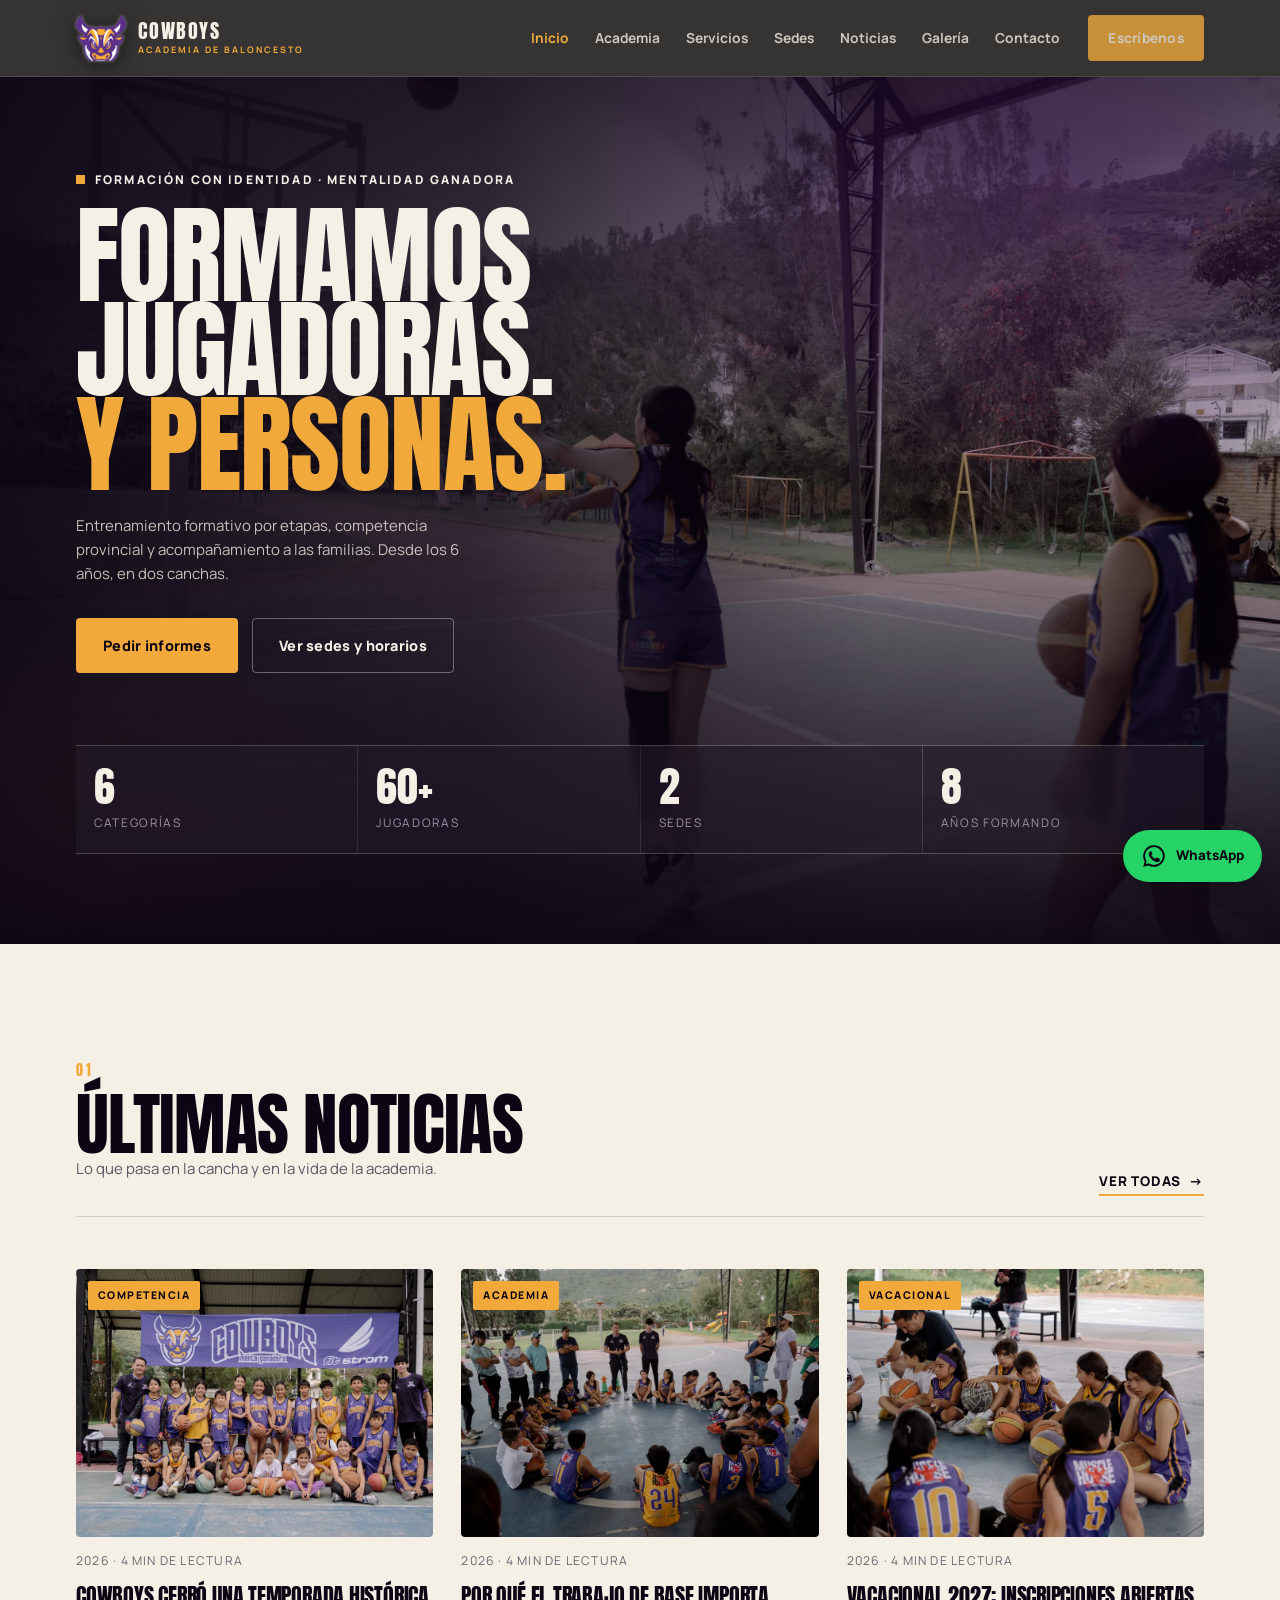
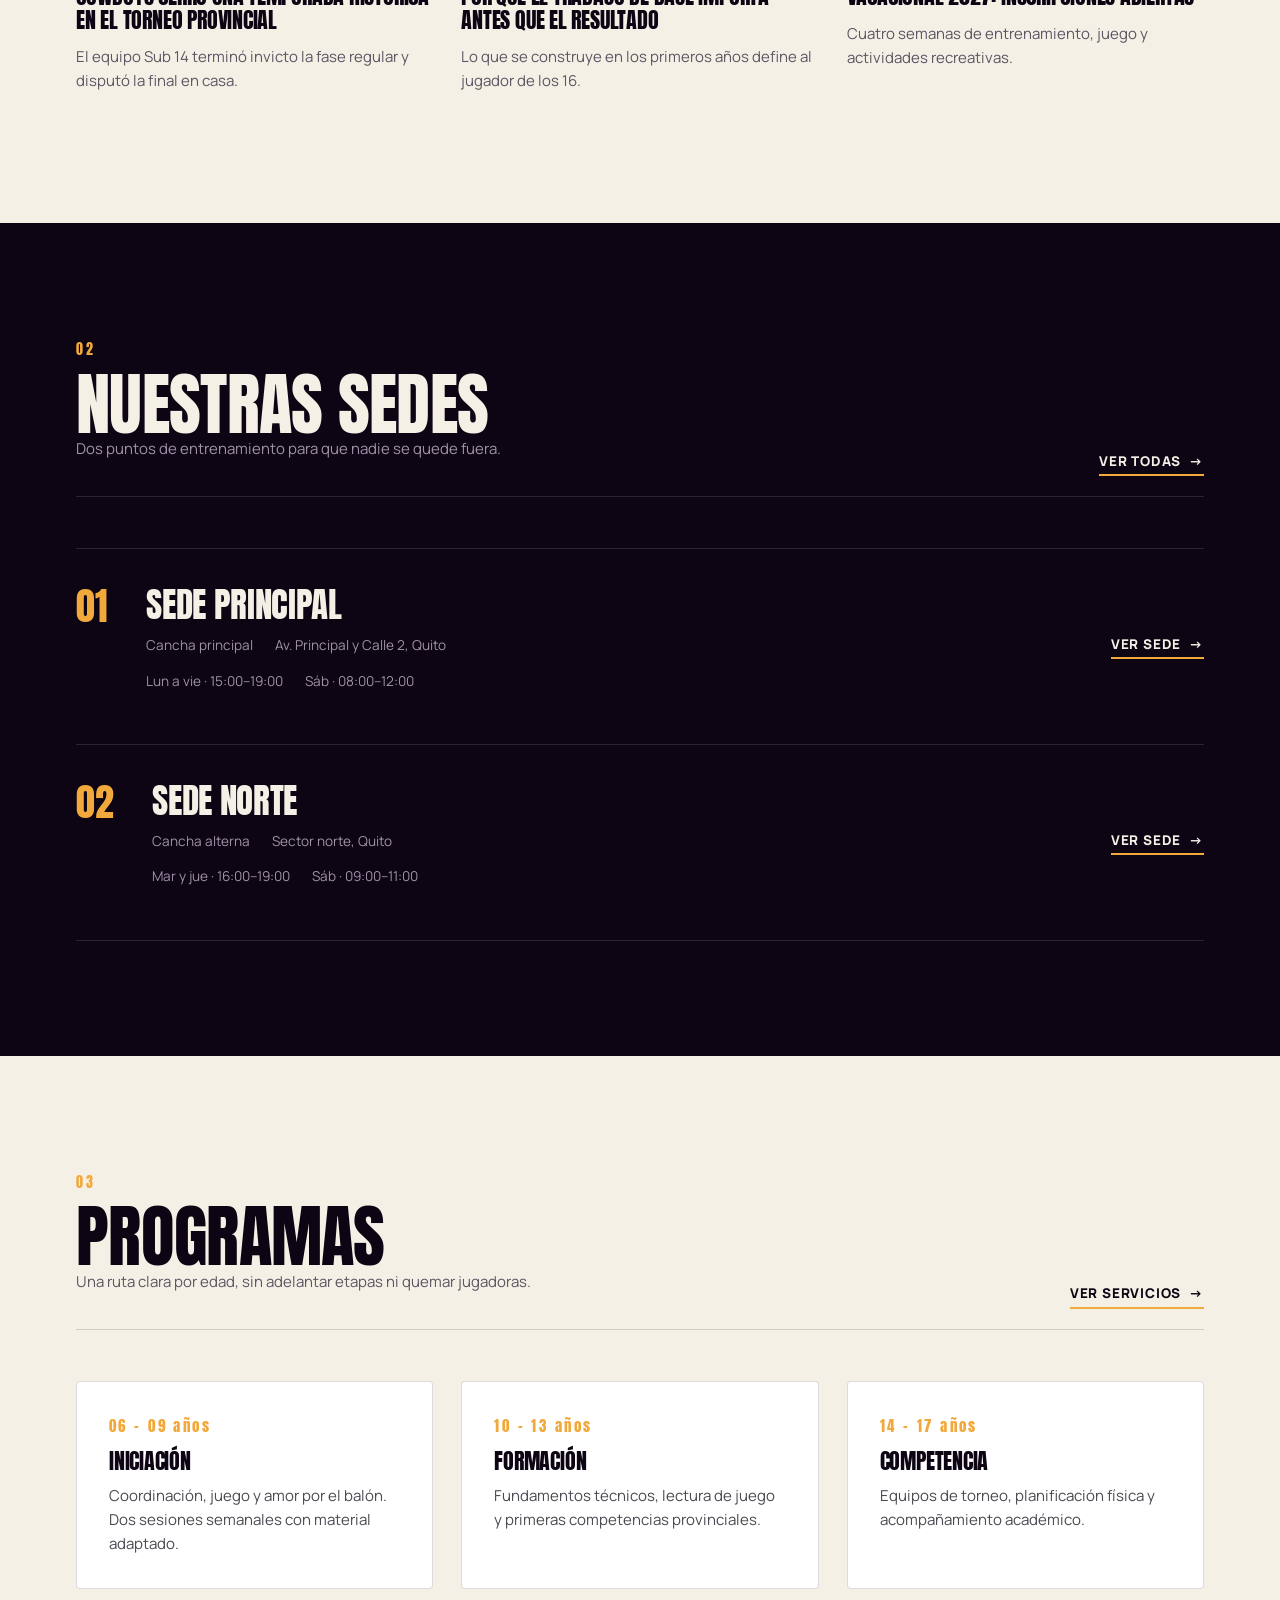
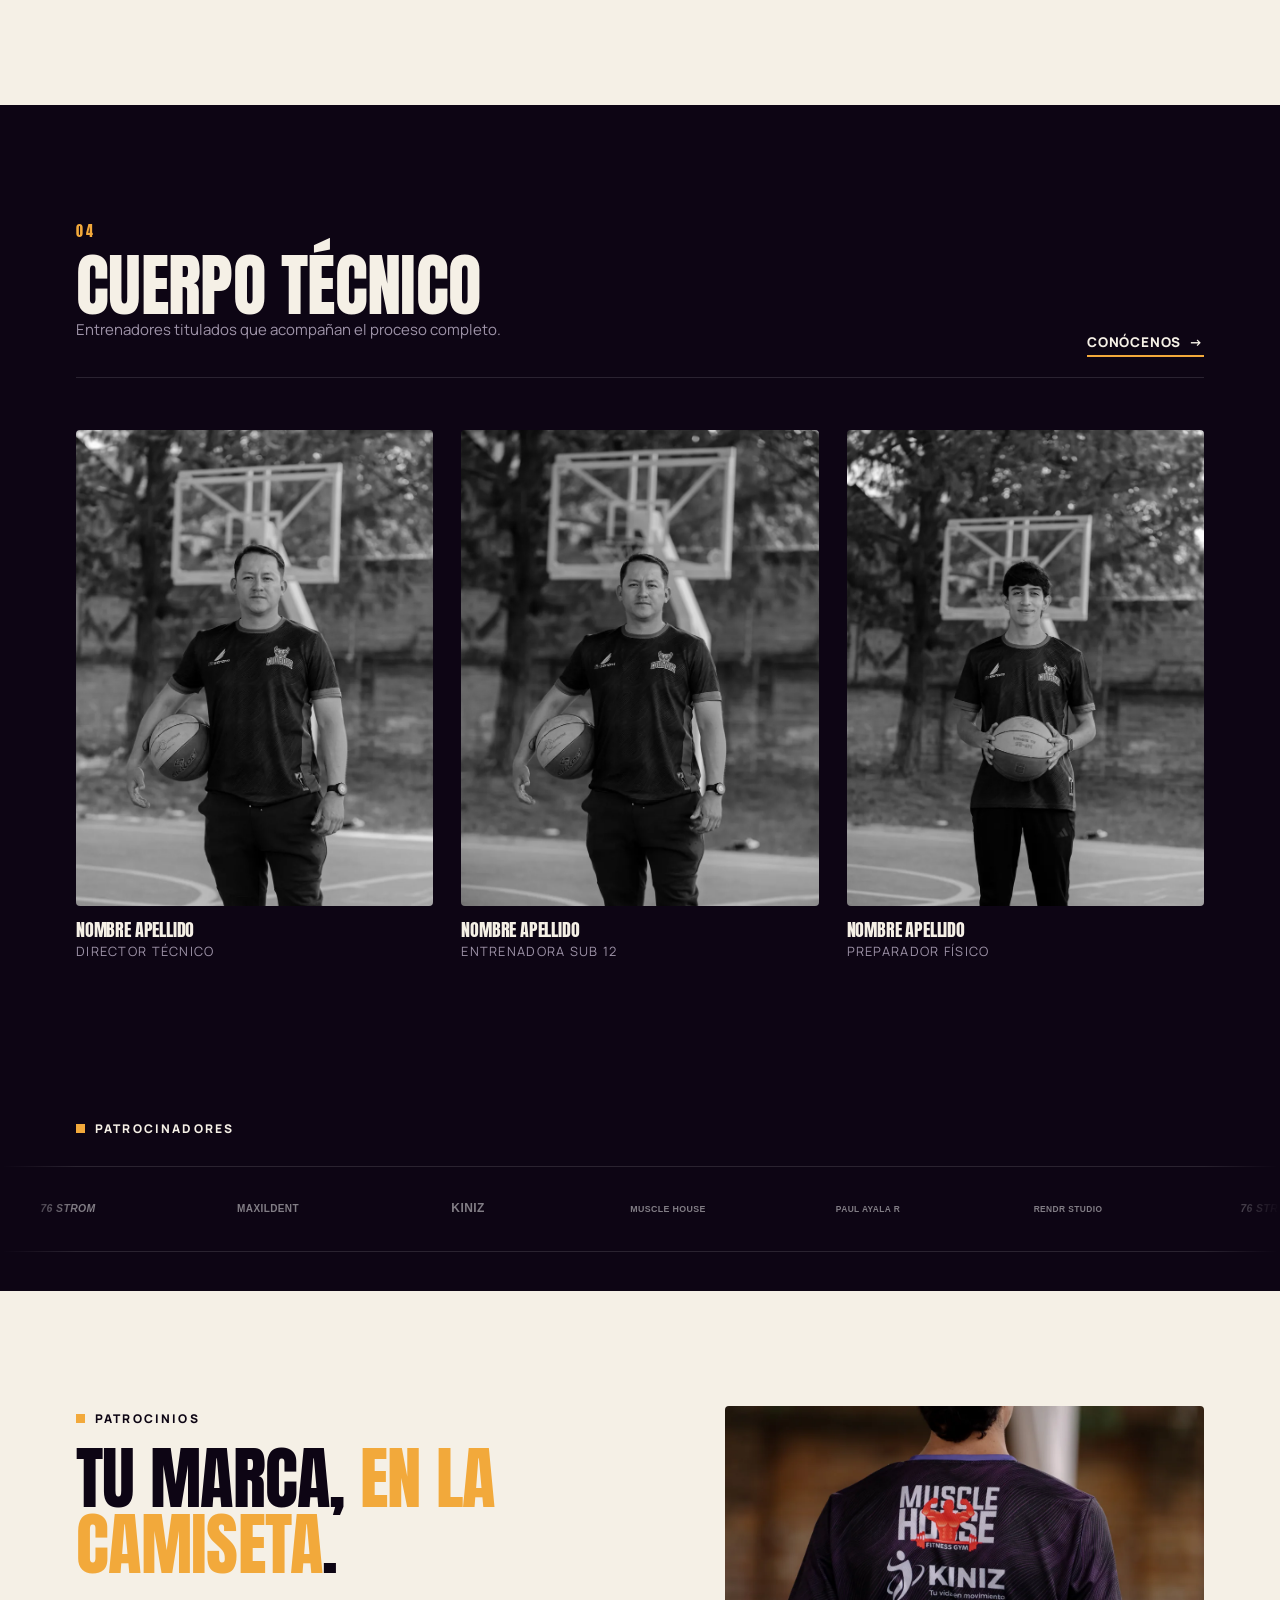
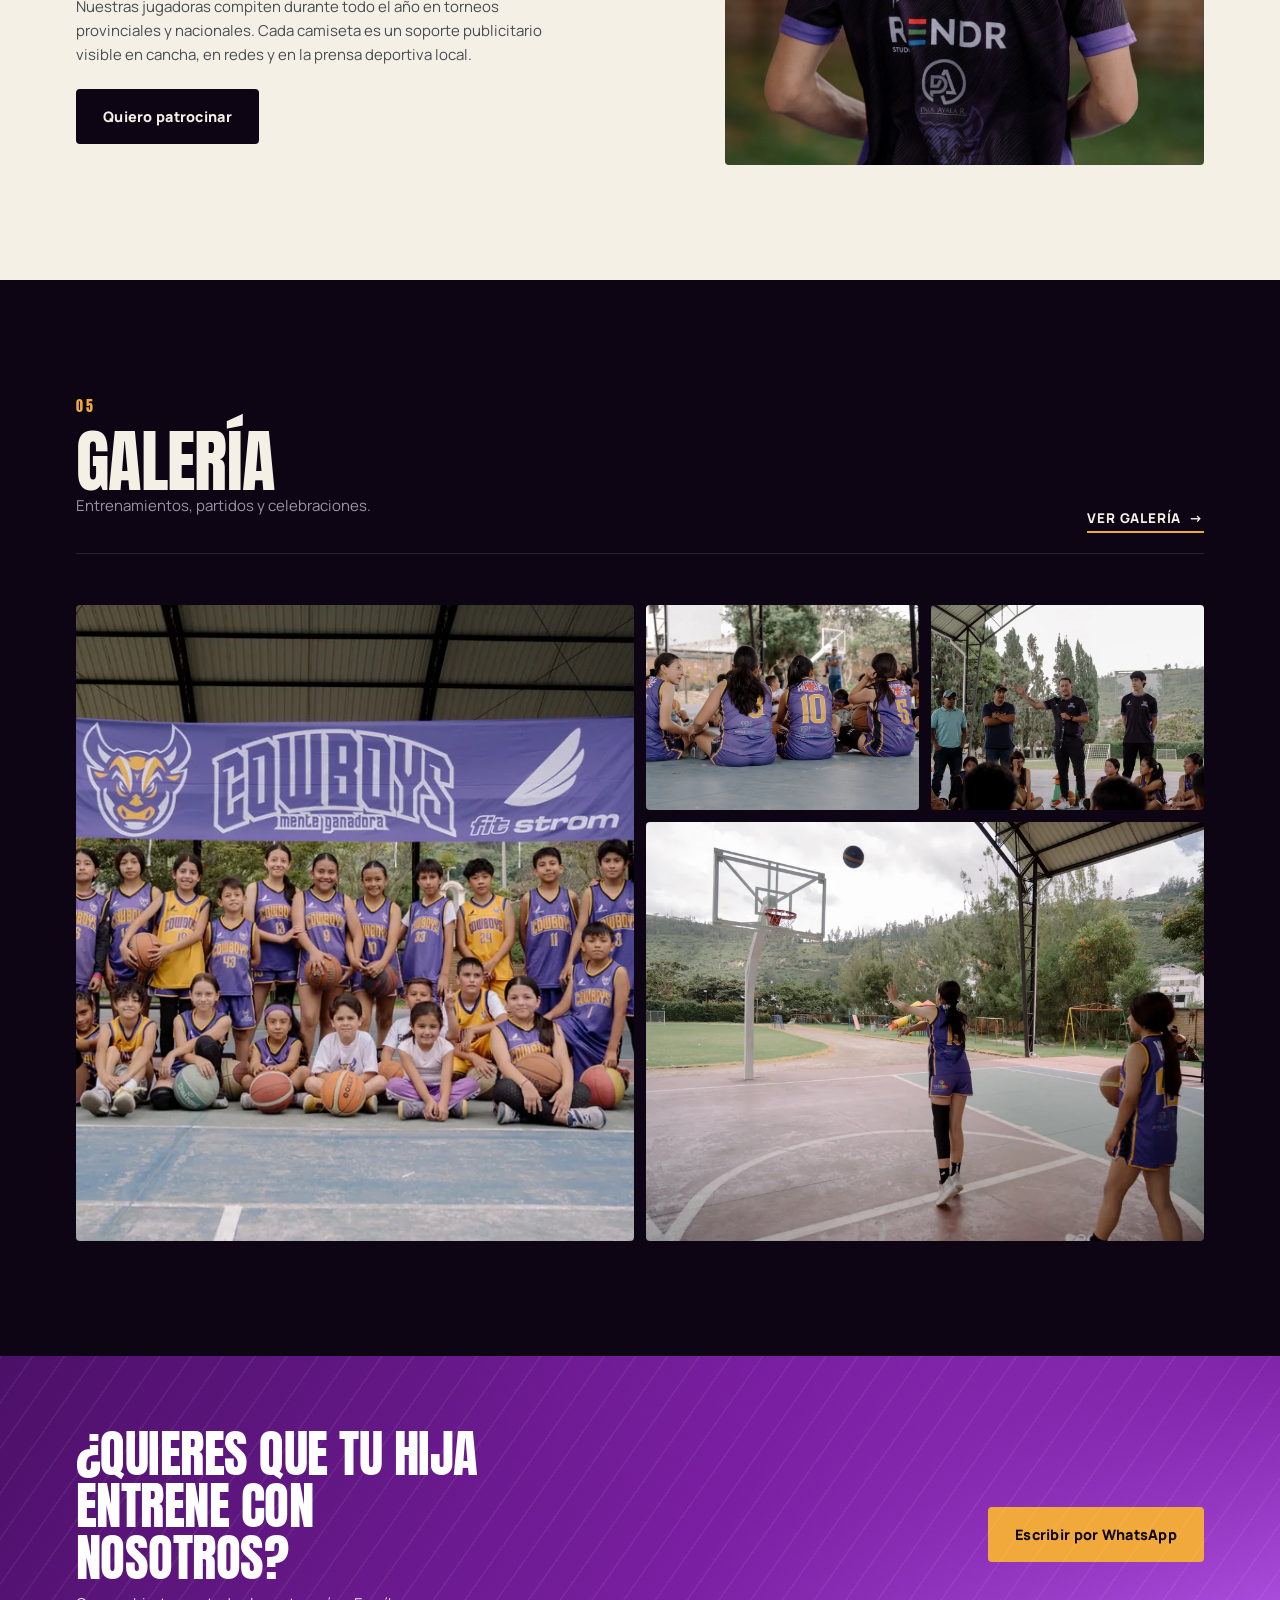
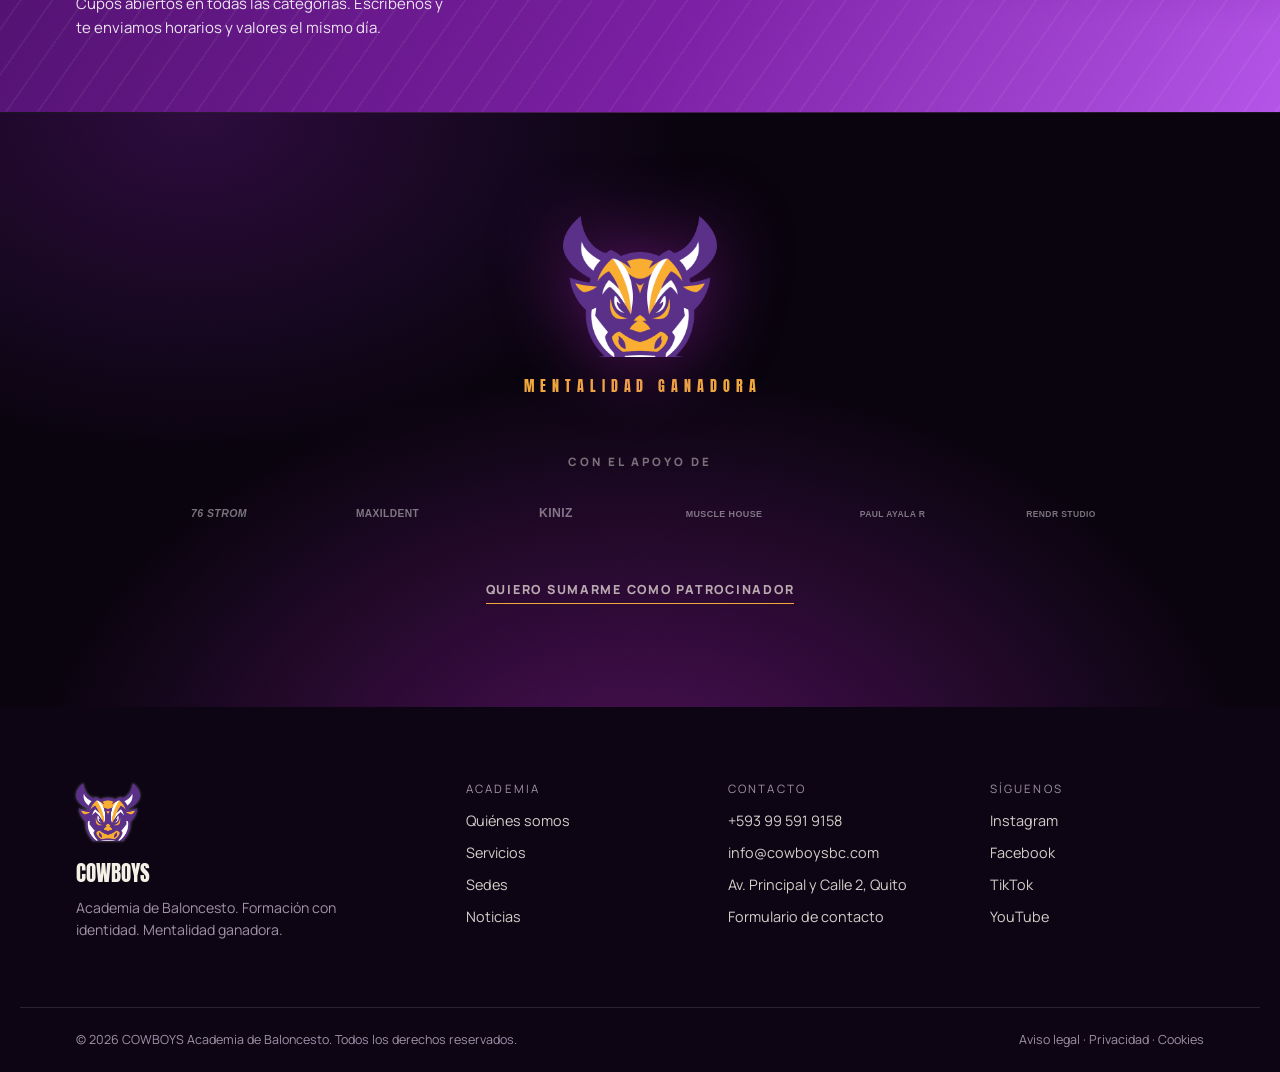
<file: index.html>
<!DOCTYPE html>
<html lang="es">
<head>
<meta charset="utf-8">
<meta name="viewport" content="width=device-width, initial-scale=1">
<title>Inicio · COWBOYS Academia de Baloncesto</title>
<meta name="description" content="Academia de baloncesto formativa en Quito. Categorías Sub 8 a Sub 16, entrenamiento por etapas y competencia provincial.">
<meta property="og:type" content="website">
<meta property="og:title" content="Inicio · COWBOYS">
<meta property="og:description" content="Academia de baloncesto formativa en Quito. Categorías Sub 8 a Sub 16, entrenamiento por etapas y competencia provincial.">
<meta property="og:image" content="assets/img/hero.webp">
<meta name="theme-color" content="#0D0514">

<link rel="icon" href="assets/img/favicon.png" type="image/png">
<link rel="apple-touch-icon" href="assets/img/favicon.png">
<link rel="preconnect" href="https://fonts.googleapis.com">
<link rel="preconnect" href="https://fonts.gstatic.com" crossorigin>
<link href="https://fonts.googleapis.com/css2?family=Anton&family=Manrope:wght@400;500;700;800&display=swap" rel="stylesheet">
<link rel="stylesheet" href="assets/css/estilos.css">
<script type="application/ld+json">
{"@context":"https://schema.org","@type":"SportsOrganization","name":"COWBOYS Academia de Baloncesto",
"description":"Academia de baloncesto formativa en Quito. Categorías Sub 8 a Sub 16, entrenamiento por etapas y competencia provincial.","telephone":"+593 99 591 9158","email":"info@cowboysbc.com",
"address":{"@type":"PostalAddress","streetAddress":"Av. Principal y Calle 2, Quito","addressCountry":"EC"},
"sameAs":["https://www.instagram.com/cowboysbasket","https://www.facebook.com/cowboysbasket","https://www.tiktok.com/@cowboysbasket"]}
</script>
</head>
<body>
<a class="saltar" href="#contenido">Saltar al contenido</a>

<header class="cabecera" id="cabecera">
  <div class="contenedor cabecera__fila">
    <a class="marca" href="index.html" aria-label="COWBOYS Academia de Baloncesto, ir al inicio">
      <img src="assets/img/logo-toro.png" alt="" width="900" height="820">
      <span class="marca__texto">COWBOYS<small>Academia de Baloncesto</small></span>
    </a>
    <nav class="nav" id="nav" aria-label="Navegación principal">
      <ul>
        <li><a href="index.html" class="is-active">Inicio</a></li>
        <li><a href="academia.html">Academia</a></li>
        <li><a href="servicios.html">Servicios</a></li>
        <li><a href="sedes.html">Sedes</a></li>
        <li><a href="noticias.html">Noticias</a></li>
        <li><a href="galeria.html">Galería</a></li>
        <li><a href="contacto.html">Contacto</a></li>
      </ul>
      <a class="btn btn--solido nav__cta" href="https://wa.me/593995919158?text=Hola%2C%20quiero%20informaci%C3%B3n%20sobre%20la%20academia%20COWBOYS" target="_blank" rel="noopener">Escríbenos</a>
    </nav>
    <button class="menu-btn" id="menuBtn" aria-expanded="false" aria-controls="nav" aria-label="Abrir menú">
      <span></span><span></span><span></span>
    </button>
  </div>
</header>

<main id="contenido">

<section class="hero">
  <div class="hero__fondo" aria-hidden="true"></div>
  <div class="contenedor hero__interior">
    <span class="kicker kicker--claro">Formación con identidad · Mentalidad ganadora</span>
    <h1>Formamos jugadoras.<br><em>Y personas.</em></h1>
    <p class="hero__texto">Entrenamiento formativo por etapas, competencia provincial y acompañamiento
      a las familias. Desde los 6 años, en dos canchas.</p>
    <div class="hero__acciones">
      <a class="btn btn--solido" href="https://wa.me/593995919158?text=Hola%2C%20quiero%20informaci%C3%B3n%20sobre%20la%20academia%20COWBOYS" target="_blank" rel="noopener">Pedir informes</a>
      <a class="btn btn--fantasma" href="sedes.html">Ver sedes y horarios</a>
    </div>
    <div class="datos">
      <div class="dato"><div class="dato__num">6</div><div class="dato__txt">Categorías</div></div>
      <div class="dato"><div class="dato__num">60+</div><div class="dato__txt">Jugadoras</div></div>
      <div class="dato"><div class="dato__num">2</div><div class="dato__txt">Sedes</div></div>
      <div class="dato"><div class="dato__num">8</div><div class="dato__txt">Años formando</div></div>
    </div>
  </div>
</section>

<section class="seccion">
  <div class="contenedor">
    
  <div class="cabecera-seccion revelar">
    <div>
      <span class="cabecera-seccion__num">01</span>
      <h2 class="titular">Últimas noticias</h2>
      <p class="bajada">Lo que pasa en la cancha y en la vida de la academia.</p>
    </div>
    <a class="enlace-flecha" href="noticias.html">Ver todas</a>
  </div>
    <div class="rejilla rejilla--3">
      <article class="nota revelar">
        <a class="nota__media" href="noticia.html">
          <img src="assets/img/nota-1.webp" alt="" width="900" height="675" loading="lazy">
          <span class="nota__cat">Competencia</span>
        </a>
        <span class="nota__fecha">2026 · 4 min de lectura</span>
        <h3><a href="noticia.html">COWBOYS cerró una temporada histórica en el torneo provincial</a></h3>
        <p class="bajada">El equipo Sub 14 terminó invicto la fase regular y disputó la final en casa.</p>
      </article>
      <article class="nota revelar">
        <a class="nota__media" href="noticia.html">
          <img src="assets/img/nota-2.webp" alt="" width="900" height="675" loading="lazy">
          <span class="nota__cat">Academia</span>
        </a>
        <span class="nota__fecha">2026 · 4 min de lectura</span>
        <h3><a href="noticia.html">Por qué el trabajo de base importa antes que el resultado</a></h3>
        <p class="bajada">Lo que se construye en los primeros años define al jugador de los 16.</p>
      </article>
      <article class="nota revelar">
        <a class="nota__media" href="noticia.html">
          <img src="assets/img/nota-3.webp" alt="" width="900" height="675" loading="lazy">
          <span class="nota__cat">Vacacional</span>
        </a>
        <span class="nota__fecha">2026 · 4 min de lectura</span>
        <h3><a href="noticia.html">Vacacional 2027: inscripciones abiertas</a></h3>
        <p class="bajada">Cuatro semanas de entrenamiento, juego y actividades recreativas.</p>
      </article></div>
  </div>
</section>

<section class="seccion seccion--tinta">
  <div class="contenedor">
    
  <div class="cabecera-seccion revelar">
    <div>
      <span class="cabecera-seccion__num">02</span>
      <h2 class="titular">Nuestras sedes</h2>
      <p class="bajada">Dos puntos de entrenamiento para que nadie se quede fuera.</p>
    </div>
    <a class="enlace-flecha" href="sedes.html">Ver todas</a>
  </div>
    
      <article class="sede revelar">
        <span class="sede__num">01</span>
        <div class="sede__cuerpo">
          <div>
            <h3>Sede principal</h3>
            <p class="sede__meta"><span>Cancha principal</span><span>Av. Principal y Calle 2, Quito</span></p>
            <p class="sede__meta"><span>Lun a vie · 15:00–19:00</span><span>Sáb · 08:00–12:00</span></p>
          </div>
          <div class="sede__acciones"><a class="enlace-flecha" href="sedes.html">Ver sede</a></div>
        </div>
      </article>
      <article class="sede revelar">
        <span class="sede__num">02</span>
        <div class="sede__cuerpo">
          <div>
            <h3>Sede norte</h3>
            <p class="sede__meta"><span>Cancha alterna</span><span>Sector norte, Quito</span></p>
            <p class="sede__meta"><span>Mar y jue · 16:00–19:00</span><span>Sáb · 09:00–11:00</span></p>
          </div>
          <div class="sede__acciones"><a class="enlace-flecha" href="sedes.html">Ver sede</a></div>
        </div>
      </article>
  </div>
</section>

<section class="seccion">
  <div class="contenedor">
    
  <div class="cabecera-seccion revelar">
    <div>
      <span class="cabecera-seccion__num">03</span>
      <h2 class="titular">Programas</h2>
      <p class="bajada">Una ruta clara por edad, sin adelantar etapas ni quemar jugadoras.</p>
    </div>
    <a class="enlace-flecha" href="servicios.html">Ver servicios</a>
  </div>
    <div class="rejilla rejilla--3">
      <article class="programa revelar"><span class="programa__num">06 – 09 años</span><h3>Iniciación</h3>
        <p>Coordinación, juego y amor por el balón. Dos sesiones semanales con material adaptado.</p></article>
      <article class="programa revelar"><span class="programa__num">10 – 13 años</span><h3>Formación</h3>
        <p>Fundamentos técnicos, lectura de juego y primeras competencias provinciales.</p></article>
      <article class="programa revelar"><span class="programa__num">14 – 17 años</span><h3>Competencia</h3>
        <p>Equipos de torneo, planificación física y acompañamiento académico.</p></article>
    </div>
  </div>
</section>

<section class="seccion seccion--tinta">
  <div class="contenedor">
    
  <div class="cabecera-seccion revelar">
    <div>
      <span class="cabecera-seccion__num">04</span>
      <h2 class="titular">Cuerpo técnico</h2>
      <p class="bajada">Entrenadores titulados que acompañan el proceso completo.</p>
    </div>
    <a class="enlace-flecha" href="academia.html">Conócenos</a>
  </div>
    <div class="rejilla rejilla--3">
      <article class="persona revelar"><div class="persona__foto"><img src="assets/img/staff-1.webp" alt="Entrenador principal" width="800" height="1067" loading="lazy"></div>
        <h3>Nombre Apellido</h3><span>Director técnico</span></article>
      <article class="persona revelar"><div class="persona__foto"><img src="assets/img/staff-2.webp" alt="Entrenadora" width="800" height="1067" loading="lazy"></div>
        <h3>Nombre Apellido</h3><span>Entrenadora Sub 12</span></article>
      <article class="persona revelar"><div class="persona__foto"><img src="assets/img/staff-3.webp" alt="Entrenador" width="800" height="1067" loading="lazy"></div>
        <h3>Nombre Apellido</h3><span>Preparador físico</span></article>
    </div>
  </div>
</section>

<section class="seccion seccion--tinta" style="padding-block:clamp(28px,3vw,44px)">
  <div class="contenedor" style="margin-bottom:26px"><span class="kicker kicker--claro">Patrocinadores</span></div>
  <div class="marquesina" aria-label="Patrocinadores">
    <div class="marquesina__pista"><img src="assets/img/patro-76strom.svg" alt="76 Strom" width="340" height="100" loading="lazy"><img src="assets/img/patro-maxildent.svg" alt="Maxildent" width="340" height="100" loading="lazy"><img src="assets/img/patro-kiniz.svg" alt="Kiniz" width="340" height="100" loading="lazy"><img src="assets/img/patro-musclehouse.svg" alt="Muscle House" width="340" height="100" loading="lazy"><img src="assets/img/patro-pauloayala.svg" alt="Paul Ayala R" width="340" height="100" loading="lazy"><img src="assets/img/patro-rendr.svg" alt="Rendr Studio" width="340" height="100" loading="lazy"><img src="assets/img/patro-76strom.svg" alt="76 Strom" width="340" height="100" loading="lazy"><img src="assets/img/patro-maxildent.svg" alt="Maxildent" width="340" height="100" loading="lazy"><img src="assets/img/patro-kiniz.svg" alt="Kiniz" width="340" height="100" loading="lazy"><img src="assets/img/patro-musclehouse.svg" alt="Muscle House" width="340" height="100" loading="lazy"><img src="assets/img/patro-pauloayala.svg" alt="Paul Ayala R" width="340" height="100" loading="lazy"><img src="assets/img/patro-rendr.svg" alt="Rendr Studio" width="340" height="100" loading="lazy"></div>
  </div>
</section>

<section class="seccion">
  <div class="contenedor">
    <div class="contacto-grid">
      <div>
        <span class="kicker">Patrocinios</span>
        <h2 class="titular" style="margin:16px 0 18px">Tu marca, <em>en la camiseta</em>.</h2>
        <p class="bajada bajada--oscura">Nuestras jugadoras compiten durante todo el año en torneos
        provinciales y nacionales. Cada camiseta es un soporte publicitario visible en cancha, en redes
        y en la prensa deportiva local.</p>
        <p style="margin-top:22px"><a class="btn btn--oscuro" href="contacto.html">Quiero patrocinar</a></p>
      </div>
      <figure style="margin:0;border-radius:var(--radio);overflow:hidden">
        <img src="assets/img/indumentaria.webp" alt="Camiseta de la academia con los logotipos de los patrocinadores"
             width="1200" height="900" loading="lazy">
      </figure>
    </div>
  </div>
</section>

<section class="seccion seccion--tinta">
  <div class="contenedor">
    
  <div class="cabecera-seccion revelar">
    <div>
      <span class="cabecera-seccion__num">05</span>
      <h2 class="titular">Galería</h2>
      <p class="bajada">Entrenamientos, partidos y celebraciones.</p>
    </div>
    <a class="enlace-flecha" href="galeria.html">Ver galería</a>
  </div>
    <div class="mosaico revelar">
      <figure><img src="assets/img/gal-1.webp" alt="Equipo con el banner de la academia" width="900" height="675" loading="lazy"><figcaption>Equipo</figcaption></figure>
      <figure><img src="assets/img/gal-3.webp" alt="Entrenamiento" width="900" height="675" loading="lazy"><figcaption>Entreno</figcaption></figure>
      <figure><img src="assets/img/gal-5.webp" alt="Charlas técnicas" width="900" height="675" loading="lazy"><figcaption>Charla</figcaption></figure>
      <figure><img src="assets/img/gal-8.webp" alt="Partido" width="900" height="675" loading="lazy"><figcaption>Partido</figcaption></figure>
      
    </div>
  </div>
</section>

<section class="banda">
  <div class="contenedor banda__interior revelar">
    <div>
      <h2>¿Quieres que tu hija entrene con nosotros?</h2>
      <p>Cupos abiertos en todas las categorías. Escríbenos y te enviamos horarios y valores el mismo día.</p>
    </div>
    <a class="btn btn--solido" href="https://wa.me/593995919158?text=Hola%2C%20quiero%20informaci%C3%B3n%20sobre%20la%20academia%20COWBOYS" target="_blank" rel="noopener">Escribir por WhatsApp</a>
  </div>
</section>


<section class="banner" id="patrocinadores" aria-label="Patrocinadores de la academia">
  <div class="banner__textura" aria-hidden="true"></div>
  <div class="contenedor banner__interior revelar">
    <img class="banner__logo" src="assets/img/logo-toro.png" alt="COWBOYS Academia de Baloncesto" width="900" height="820">
    <p class="banner__lema">Mentalidad ganadora</p>
    <p class="banner__intro">Con el apoyo de</p>
    <ul class="banner__patros">
      <li><img src="assets/img/patro-76strom.svg" alt="76 Strom" width="340" height="100" loading="lazy"></li>
      <li><img src="assets/img/patro-maxildent.svg" alt="Maxildent" width="340" height="100" loading="lazy"></li>
      <li><img src="assets/img/patro-kiniz.svg" alt="Kiniz" width="340" height="100" loading="lazy"></li>
      <li><img src="assets/img/patro-musclehouse.svg" alt="Muscle House" width="340" height="100" loading="lazy"></li>
      <li><img src="assets/img/patro-pauloayala.svg" alt="Paul Ayala R" width="340" height="100" loading="lazy"></li>
      <li><img src="assets/img/patro-rendr.svg" alt="Rendr Studio" width="340" height="100" loading="lazy"></li>
    </ul>
    <a class="banner__cta" href="contacto.html">Quiero sumarme como patrocinador</a>
  </div>
</section>
</main>

<footer class="pie">
  <div class="contenedor pie__grid">
    <div class="pie__marca">
      <img src="assets/img/logo-toro.png" alt="" width="900" height="820">
      <p class="pie__nombre">COWBOYS</p>
      <p class="pie__lema">Academia de Baloncesto. Formación con identidad. Mentalidad ganadora.</p>
    </div>
    <nav class="pie__col" aria-label="Secciones">
      <h2>Academia</h2>
      <ul>
        <li><a href="academia.html">Quiénes somos</a></li>
        <li><a href="servicios.html">Servicios</a></li>
        <li><a href="sedes.html">Sedes</a></li>
        <li><a href="noticias.html">Noticias</a></li>
      </ul>
    </nav>
    <div class="pie__col">
      <h2>Contacto</h2>
      <ul>
        <li><a href="tel:+593995919158">+593 99 591 9158</a></li>
        <li><a href="mailto:info@cowboysbc.com">info@cowboysbc.com</a></li>
        <li>Av. Principal y Calle 2, Quito</li>
        <li><a href="contacto.html">Formulario de contacto</a></li>
      </ul>
    </div>
    <div class="pie__col">
      <h2>Síguenos</h2>
      <ul>
        <li><a href="https://www.instagram.com/cowboysbasket" target="_blank" rel="noopener">Instagram</a></li>
        <li><a href="https://www.facebook.com/cowboysbasket" target="_blank" rel="noopener">Facebook</a></li>
        <li><a href="https://www.tiktok.com/@cowboysbasket" target="_blank" rel="noopener">TikTok</a></li>
        <li><a href="#" rel="noopener">YouTube</a></li>
      </ul>
    </div>
  </div>
  <div class="contenedor pie__legal">
    <p>© <span id="anio">2026</span> COWBOYS Academia de Baloncesto. Todos los derechos reservados.</p>
    <p class="pie__legal-links"><a href="#">Aviso legal</a> · <a href="#">Privacidad</a> · <a href="#">Cookies</a></p>
  </div>
</footer>

<a class="wa" href="https://wa.me/593995919158?text=Hola%2C%20quiero%20informaci%C3%B3n%20sobre%20la%20academia%20COWBOYS" target="_blank" rel="noopener" aria-label="Escribir por WhatsApp">
  <svg viewBox="0 0 24 24" width="26" height="26" aria-hidden="true"><path fill="currentColor" d="M12 2a10 10 0 0 0-8.6 15.1L2 22l5-1.3A10 10 0 1 0 12 2Zm0 18.2c-1.5 0-3-.4-4.3-1.2l-.3-.2-3 .8.8-2.9-.2-.3A8.2 8.2 0 1 1 12 20.2Zm4.6-6.1c-.3-.1-1.5-.7-1.7-.8-.2-.1-.4-.1-.6.1l-.8 1c-.1.2-.3.2-.5.1a6.7 6.7 0 0 1-3.3-2.9c-.1-.2 0-.4.1-.5l.7-.8c.1-.2.1-.3 0-.5l-.7-1.7c-.2-.4-.4-.4-.6-.4h-.5c-.2 0-.5.1-.7.3-.2.3-.9.9-.9 2.2s.9 2.5 1 2.7c.1.2 1.8 2.8 4.4 3.9 2.2.9 2.6.7 3.1.7.5 0 1.5-.6 1.7-1.2.2-.6.2-1.1.2-1.2-.1-.1-.3-.2-.6-.3Z"/></svg>
  <span class="wa__txt">WhatsApp</span>
</a>

<script src="assets/js/app.js" defer></script>
</body>
</html>
</file>
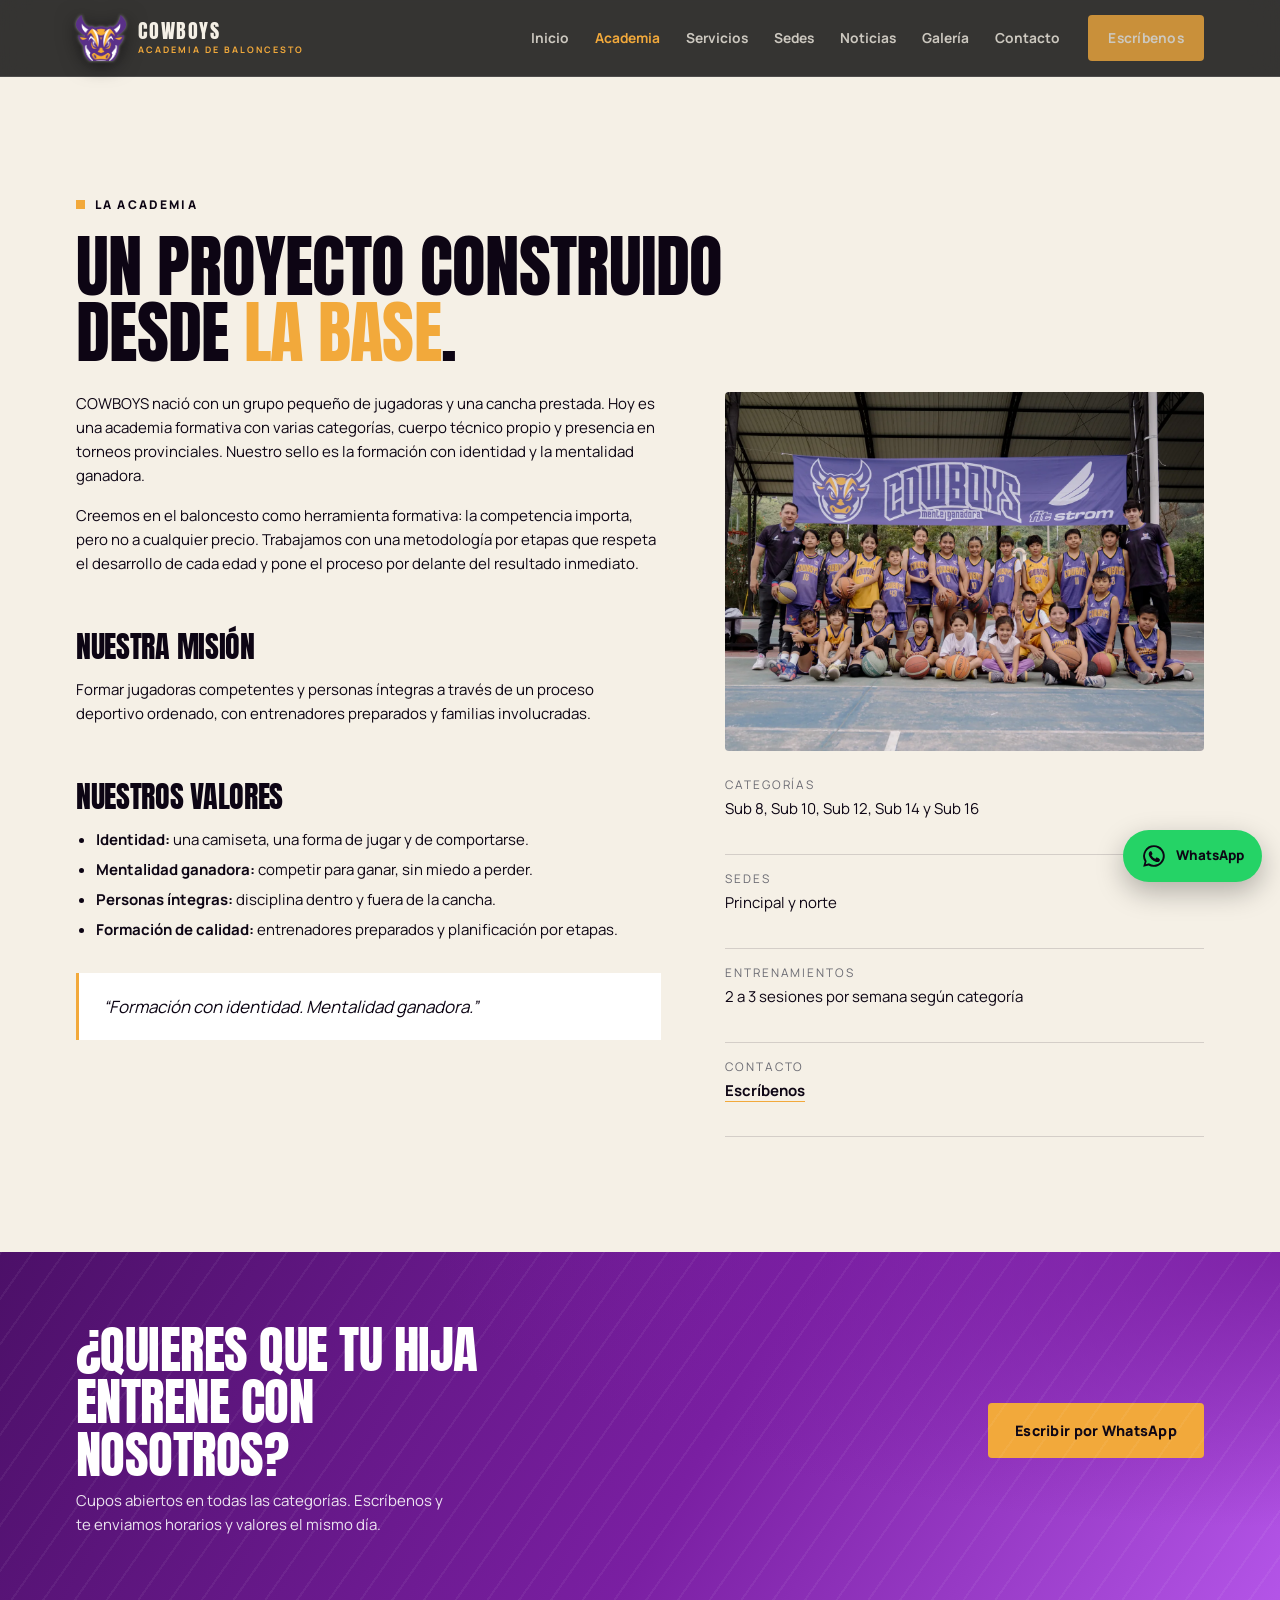
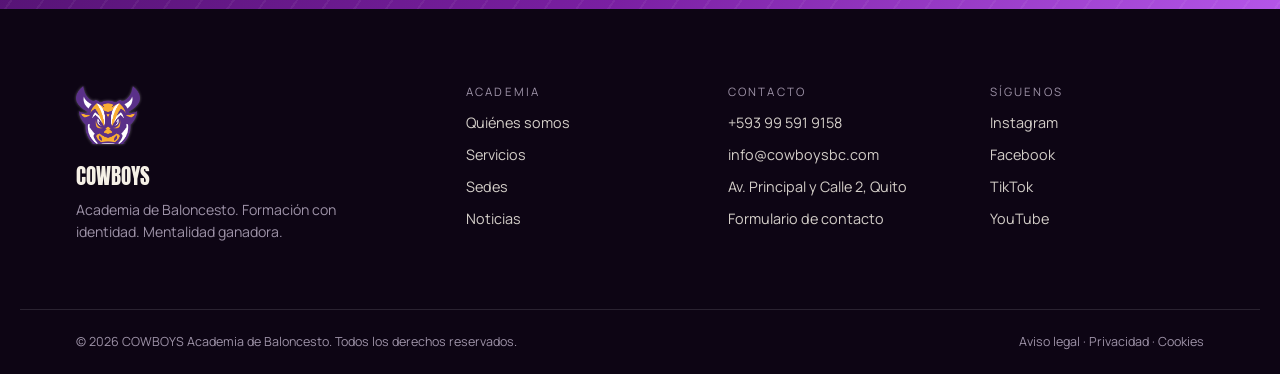
<file: academia.html>
<!DOCTYPE html>
<html lang="es">
<head>
<meta charset="utf-8">
<meta name="viewport" content="width=device-width, initial-scale=1">
<title>La academia · COWBOYS Academia de Baloncesto</title>
<meta name="description" content="Historia, misión y valores de COWBOYS Academia de Baloncesto.">
<meta property="og:type" content="website">
<meta property="og:title" content="La academia · COWBOYS">
<meta property="og:description" content="Historia, misión y valores de COWBOYS Academia de Baloncesto.">
<meta property="og:image" content="assets/img/hero.webp">
<meta name="theme-color" content="#0D0514">

<link rel="icon" href="assets/img/favicon.png" type="image/png">
<link rel="apple-touch-icon" href="assets/img/favicon.png">
<link rel="preconnect" href="https://fonts.googleapis.com">
<link rel="preconnect" href="https://fonts.gstatic.com" crossorigin>
<link href="https://fonts.googleapis.com/css2?family=Anton&family=Manrope:wght@400;500;700;800&display=swap" rel="stylesheet">
<link rel="stylesheet" href="assets/css/estilos.css">
<script type="application/ld+json">
{"@context":"https://schema.org","@type":"SportsOrganization","name":"COWBOYS Academia de Baloncesto",
"description":"Historia, misión y valores de COWBOYS Academia de Baloncesto.","telephone":"+593 99 591 9158","email":"info@cowboysbc.com",
"address":{"@type":"PostalAddress","streetAddress":"Av. Principal y Calle 2, Quito","addressCountry":"EC"},
"sameAs":["https://www.instagram.com/cowboysbasket","https://www.facebook.com/cowboysbasket","https://www.tiktok.com/@cowboysbasket"]}
</script>
</head>
<body>
<a class="saltar" href="#contenido">Saltar al contenido</a>

<header class="cabecera" id="cabecera">
  <div class="contenedor cabecera__fila">
    <a class="marca" href="index.html" aria-label="COWBOYS Academia de Baloncesto, ir al inicio">
      <img src="assets/img/logo-toro.png" alt="" width="900" height="820">
      <span class="marca__texto">COWBOYS<small>Academia de Baloncesto</small></span>
    </a>
    <nav class="nav" id="nav" aria-label="Navegación principal">
      <ul>
        <li><a href="index.html">Inicio</a></li>
        <li><a href="academia.html" class="is-active">Academia</a></li>
        <li><a href="servicios.html">Servicios</a></li>
        <li><a href="sedes.html">Sedes</a></li>
        <li><a href="noticias.html">Noticias</a></li>
        <li><a href="galeria.html">Galería</a></li>
        <li><a href="contacto.html">Contacto</a></li>
      </ul>
      <a class="btn btn--solido nav__cta" href="https://wa.me/593995919158?text=Hola%2C%20quiero%20informaci%C3%B3n%20sobre%20la%20academia%20COWBOYS" target="_blank" rel="noopener">Escríbenos</a>
    </nav>
    <button class="menu-btn" id="menuBtn" aria-expanded="false" aria-controls="nav" aria-label="Abrir menú">
      <span></span><span></span><span></span>
    </button>
  </div>
</header>

<main id="contenido">

<section class="seccion">
  <div class="contenedor">
    <span class="kicker">La academia</span>
    <h1 class="titular" style="margin:18px 0 26px;max-width:22ch">Un proyecto construido desde <em>la base</em>.</h1>
    <div class="contacto-grid">
      <div class="prosa">
        <p>COWBOYS nació con un grupo pequeño de jugadoras y una cancha prestada. Hoy es una academia
        formativa con varias categorías, cuerpo técnico propio y presencia en torneos provinciales.
        Nuestro sello es la formación con identidad y la mentalidad ganadora.</p>
        <p>Creemos en el baloncesto como herramienta formativa: la competencia importa, pero no a cualquier
        precio. Trabajamos con una metodología por etapas que respeta el desarrollo de cada edad y pone el
        proceso por delante del resultado inmediato.</p>
        <h2>Nuestra misión</h2>
        <p>Formar jugadoras competentes y personas íntegras a través de un proceso deportivo ordenado,
        con entrenadores preparados y familias involucradas.</p>
        <h2>Nuestros valores</h2>
        <ul>
          <li><strong>Identidad:</strong> una camiseta, una forma de jugar y de comportarse.</li>
          <li><strong>Mentalidad ganadora:</strong> competir para ganar, sin miedo a perder.</li>
          <li><strong>Personas íntegras:</strong> disciplina dentro y fuera de la cancha.</li>
          <li><strong>Formación de calidad:</strong> entrenadores preparados y planificación por etapas.</li>
        </ul>
        <blockquote>“Formación con identidad. Mentalidad ganadora.”</blockquote>
      </div>
      <aside>
        <figure style="margin:0 0 28px;border-radius:var(--radio);overflow:hidden">
          <img src="assets/img/equipo.webp" alt="Equipo de la academia con el trofeo" width="1400" height="1050" loading="lazy">
        </figure>
        <div class="info-lista reveal">
          <div><h3>Categorías</h3><p>Sub 8, Sub 10, Sub 12, Sub 14 y Sub 16</p></div>
          <div><h3>Sedes</h3><p>Principal y norte</p></div>
          <div><h3>Entrenamientos</h3><p>2 a 3 sesiones por semana según categoría</p></div>
          <div><h3>Contacto</h3><p><a href="contacto.html">Escríbenos</a></p></div>
        </div>
      </aside>
    </div>
  </div>
</section>

<section class="banda">
  <div class="contenedor banda__interior revelar">
    <div>
      <h2>¿Quieres que tu hija entrene con nosotros?</h2>
      <p>Cupos abiertos en todas las categorías. Escríbenos y te enviamos horarios y valores el mismo día.</p>
    </div>
    <a class="btn btn--solido" href="https://wa.me/593995919158?text=Hola%2C%20quiero%20informaci%C3%B3n%20sobre%20la%20academia%20COWBOYS" target="_blank" rel="noopener">Escribir por WhatsApp</a>
  </div>
</section>

</main>

<footer class="pie">
  <div class="contenedor pie__grid">
    <div class="pie__marca">
      <img src="assets/img/logo-toro.png" alt="" width="900" height="820">
      <p class="pie__nombre">COWBOYS</p>
      <p class="pie__lema">Academia de Baloncesto. Formación con identidad. Mentalidad ganadora.</p>
    </div>
    <nav class="pie__col" aria-label="Secciones">
      <h2>Academia</h2>
      <ul>
        <li><a href="academia.html">Quiénes somos</a></li>
        <li><a href="servicios.html">Servicios</a></li>
        <li><a href="sedes.html">Sedes</a></li>
        <li><a href="noticias.html">Noticias</a></li>
      </ul>
    </nav>
    <div class="pie__col">
      <h2>Contacto</h2>
      <ul>
        <li><a href="tel:+593995919158">+593 99 591 9158</a></li>
        <li><a href="mailto:info@cowboysbc.com">info@cowboysbc.com</a></li>
        <li>Av. Principal y Calle 2, Quito</li>
        <li><a href="contacto.html">Formulario de contacto</a></li>
      </ul>
    </div>
    <div class="pie__col">
      <h2>Síguenos</h2>
      <ul>
        <li><a href="https://www.instagram.com/cowboysbasket" target="_blank" rel="noopener">Instagram</a></li>
        <li><a href="https://www.facebook.com/cowboysbasket" target="_blank" rel="noopener">Facebook</a></li>
        <li><a href="https://www.tiktok.com/@cowboysbasket" target="_blank" rel="noopener">TikTok</a></li>
        <li><a href="#" rel="noopener">YouTube</a></li>
      </ul>
    </div>
  </div>
  <div class="contenedor pie__legal">
    <p>© <span id="anio">2026</span> COWBOYS Academia de Baloncesto. Todos los derechos reservados.</p>
    <p class="pie__legal-links"><a href="#">Aviso legal</a> · <a href="#">Privacidad</a> · <a href="#">Cookies</a></p>
  </div>
</footer>

<a class="wa" href="https://wa.me/593995919158?text=Hola%2C%20quiero%20informaci%C3%B3n%20sobre%20la%20academia%20COWBOYS" target="_blank" rel="noopener" aria-label="Escribir por WhatsApp">
  <svg viewBox="0 0 24 24" width="26" height="26" aria-hidden="true"><path fill="currentColor" d="M12 2a10 10 0 0 0-8.6 15.1L2 22l5-1.3A10 10 0 1 0 12 2Zm0 18.2c-1.5 0-3-.4-4.3-1.2l-.3-.2-3 .8.8-2.9-.2-.3A8.2 8.2 0 1 1 12 20.2Zm4.6-6.1c-.3-.1-1.5-.7-1.7-.8-.2-.1-.4-.1-.6.1l-.8 1c-.1.2-.3.2-.5.1a6.7 6.7 0 0 1-3.3-2.9c-.1-.2 0-.4.1-.5l.7-.8c.1-.2.1-.3 0-.5l-.7-1.7c-.2-.4-.4-.4-.6-.4h-.5c-.2 0-.5.1-.7.3-.2.3-.9.9-.9 2.2s.9 2.5 1 2.7c.1.2 1.8 2.8 4.4 3.9 2.2.9 2.6.7 3.1.7.5 0 1.5-.6 1.7-1.2.2-.6.2-1.1.2-1.2-.1-.1-.3-.2-.6-.3Z"/></svg>
  <span class="wa__txt">WhatsApp</span>
</a>

<script src="assets/js/app.js" defer></script>
</body>
</html>
</file>
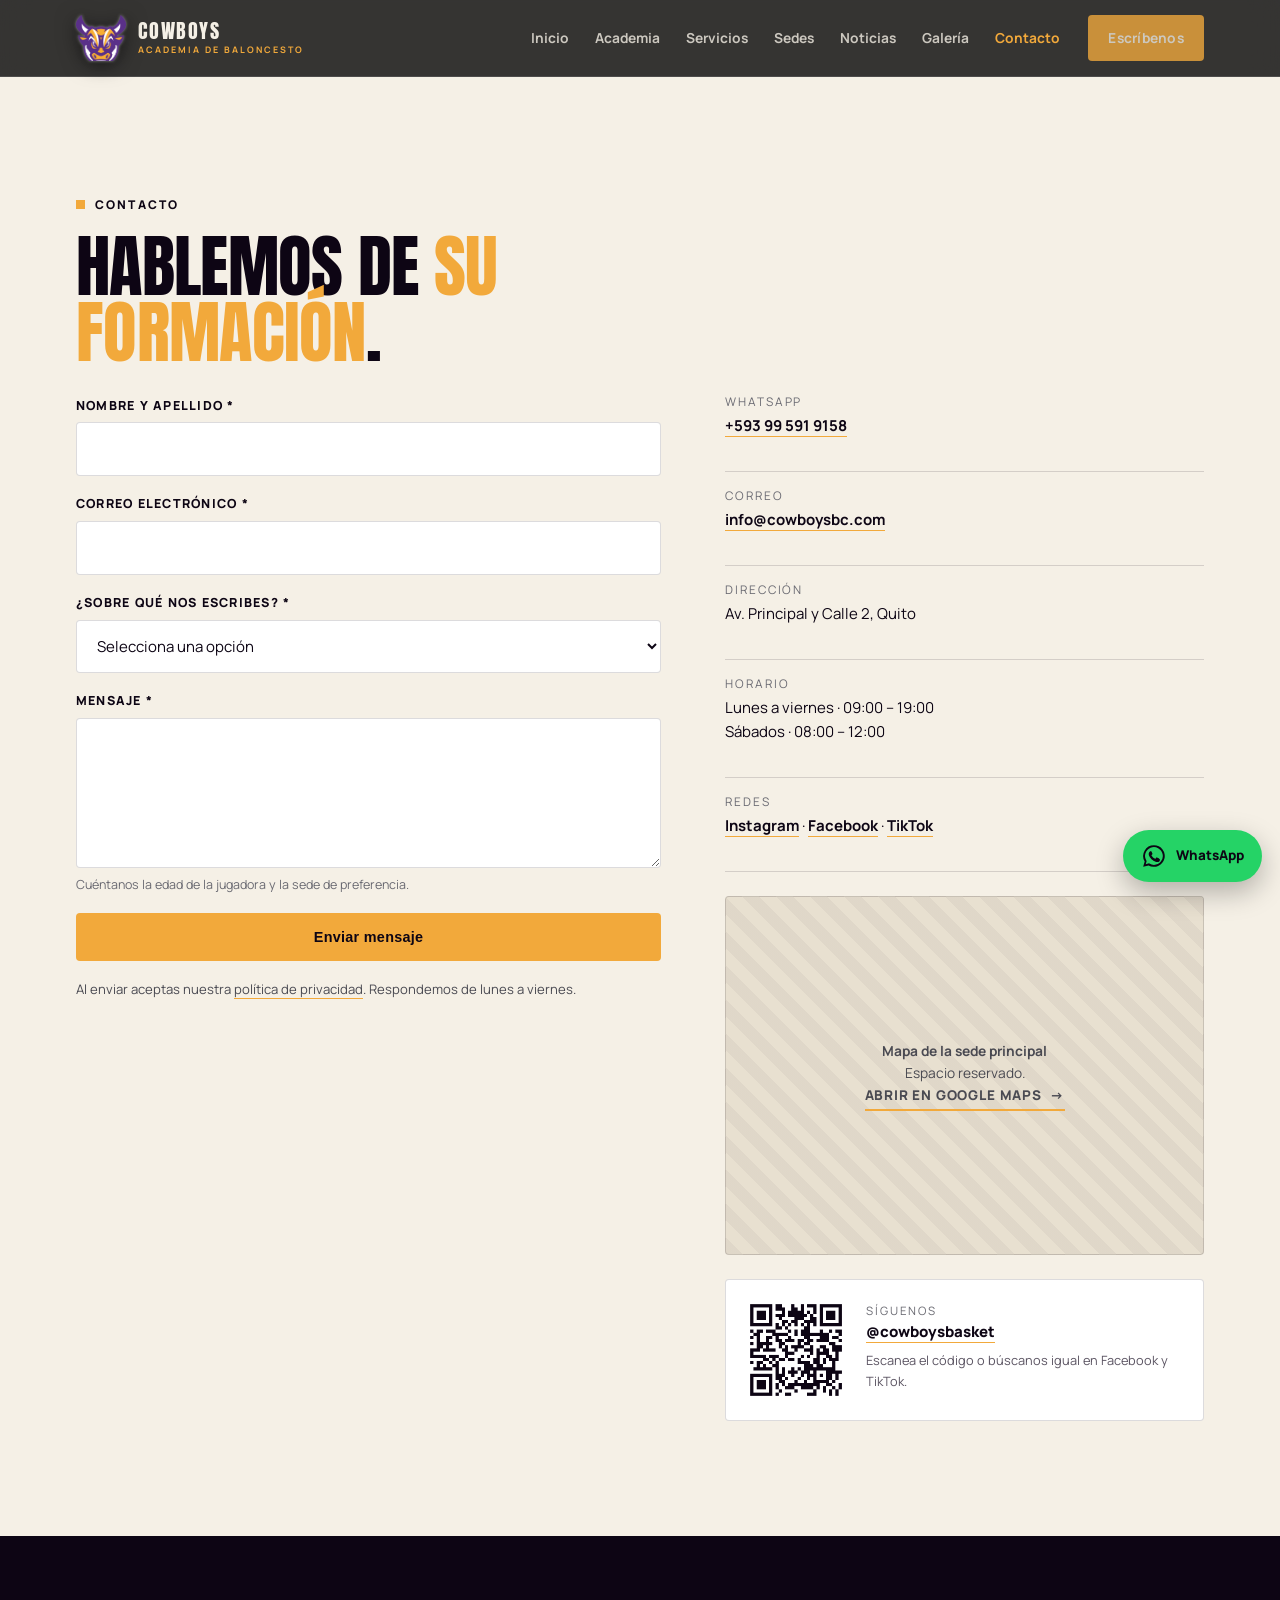
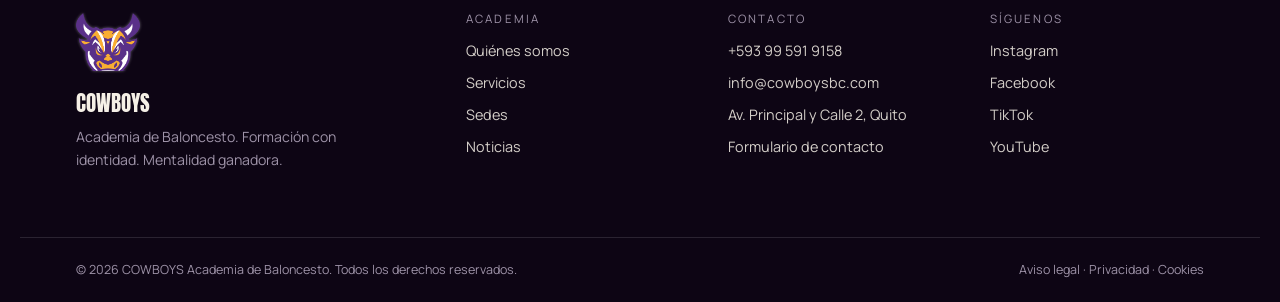
<file: contacto.html>
<!DOCTYPE html>
<html lang="es">
<head>
<meta charset="utf-8">
<meta name="viewport" content="width=device-width, initial-scale=1">
<title>Contacto · COWBOYS Academia de Baloncesto</title>
<meta name="description" content="Escríbenos para informes de inscripción, horarios, vacacionales y patrocinios.">
<meta property="og:type" content="website">
<meta property="og:title" content="Contacto · COWBOYS">
<meta property="og:description" content="Escríbenos para informes de inscripción, horarios, vacacionales y patrocinios.">
<meta property="og:image" content="assets/img/hero.webp">
<meta name="theme-color" content="#0D0514">

<link rel="icon" href="assets/img/favicon.png" type="image/png">
<link rel="apple-touch-icon" href="assets/img/favicon.png">
<link rel="preconnect" href="https://fonts.googleapis.com">
<link rel="preconnect" href="https://fonts.gstatic.com" crossorigin>
<link href="https://fonts.googleapis.com/css2?family=Anton&family=Manrope:wght@400;500;700;800&display=swap" rel="stylesheet">
<link rel="stylesheet" href="assets/css/estilos.css">
<script type="application/ld+json">
{"@context":"https://schema.org","@type":"SportsOrganization","name":"COWBOYS Academia de Baloncesto",
"description":"Escríbenos para informes de inscripción, horarios, vacacionales y patrocinios.","telephone":"+593 99 591 9158","email":"info@cowboysbc.com",
"address":{"@type":"PostalAddress","streetAddress":"Av. Principal y Calle 2, Quito","addressCountry":"EC"},
"sameAs":["https://www.instagram.com/cowboysbasket","https://www.facebook.com/cowboysbasket","https://www.tiktok.com/@cowboysbasket"]}
</script>
</head>
<body>
<a class="saltar" href="#contenido">Saltar al contenido</a>

<header class="cabecera" id="cabecera">
  <div class="contenedor cabecera__fila">
    <a class="marca" href="index.html" aria-label="COWBOYS Academia de Baloncesto, ir al inicio">
      <img src="assets/img/logo-toro.png" alt="" width="900" height="820">
      <span class="marca__texto">COWBOYS<small>Academia de Baloncesto</small></span>
    </a>
    <nav class="nav" id="nav" aria-label="Navegación principal">
      <ul>
        <li><a href="index.html">Inicio</a></li>
        <li><a href="academia.html">Academia</a></li>
        <li><a href="servicios.html">Servicios</a></li>
        <li><a href="sedes.html">Sedes</a></li>
        <li><a href="noticias.html">Noticias</a></li>
        <li><a href="galeria.html">Galería</a></li>
        <li><a href="contacto.html" class="is-active">Contacto</a></li>
      </ul>
      <a class="btn btn--solido nav__cta" href="https://wa.me/593995919158?text=Hola%2C%20quiero%20informaci%C3%B3n%20sobre%20la%20academia%20COWBOYS" target="_blank" rel="noopener">Escríbenos</a>
    </nav>
    <button class="menu-btn" id="menuBtn" aria-expanded="false" aria-controls="nav" aria-label="Abrir menú">
      <span></span><span></span><span></span>
    </button>
  </div>
</header>

<main id="contenido">

<section class="seccion">
  <div class="contenedor">
    <span class="kicker">Contacto</span>
    <h1 class="titular" style="margin:18px 0 30px;max-width:18ch">Hablemos de <em>su formación</em>.</h1>
    <div class="contacto-grid">
      <div>
        <form class="form" id="formContacto" novalidate>
          <div class="campo"><label for="nombre">Nombre y apellido *</label>
            <input id="nombre" name="nombre" type="text" autocomplete="name" required></div>
          <div class="campo"><label for="correo">Correo electrónico *</label>
            <input id="correo" name="correo" type="email" autocomplete="email" required></div>
          <div class="campo"><label for="tema">¿Sobre qué nos escribes? *</label>
            <select id="tema" name="tema" required>
              <option value="">Selecciona una opción</option>
              <option>Inscripción a la academia</option>
              <option>Vacacional</option>
              <option>Equipos de competencia</option>
              <option>Patrocinio</option>
              <option>Otro</option>
            </select></div>
          <div class="campo"><label for="mensaje">Mensaje *</label>
            <textarea id="mensaje" name="mensaje" required></textarea>
            <span class="campo__ayuda">Cuéntanos la edad de la jugadora y la sede de preferencia.</span></div>
          <div class="oculto" aria-hidden="true"><label for="empresa">No rellenar</label>
            <input id="empresa" name="empresa" type="text" tabindex="-1" autocomplete="off"></div>
          <button class="btn btn--solido btn--ancho" type="submit">Enviar mensaje</button>
          <p class="form__estado" id="formEstado" hidden role="status"></p>
          <p class="form__nota">Al enviar aceptas nuestra <a href="#" style="border-bottom:1px solid var(--rojo)">política de privacidad</a>.
          Respondemos de lunes a viernes.</p>
        </form>
      </div>
      <aside>
        <div class="info-lista">
          <div><h3>WhatsApp</h3><p><a href="https://wa.me/593995919158?text=Hola%2C%20quiero%20informaci%C3%B3n%20sobre%20la%20academia%20COWBOYS" target="_blank" rel="noopener">+593 99 591 9158</a></p></div>
          <div><h3>Correo</h3><p><a href="mailto:info@cowboysbc.com">info@cowboysbc.com</a></p></div>
          <div><h3>Dirección</h3><p>Av. Principal y Calle 2, Quito</p></div>
          <div><h3>Horario</h3><p>Lunes a viernes · 09:00 – 19:00<br>Sábados · 08:00 – 12:00</p></div>
          <div><h3>Redes</h3><p><a href="https://www.instagram.com/cowboysbasket" target="_blank" rel="noopener">Instagram</a> · <a href="https://www.facebook.com/cowboysbasket" target="_blank" rel="noopener">Facebook</a> · <a href="https://www.tiktok.com/@cowboysbasket" target="_blank" rel="noopener">TikTok</a></p></div>
        </div>
        <div class="mapa" style="margin-top:24px">
          <p><strong>Mapa de la sede principal</strong><br>Espacio reservado.<br>
          <a class="enlace-flecha" href="https://www.google.com/maps/search/Av.+Principal+y+Calle+2,+Quito" target="_blank" rel="noopener">Abrir en Google Maps</a></p>
        </div>
        <div class="ig-card">
          <img src="assets/img/qr-instagram.png" alt="Código QR del Instagram de COWBOYS" width="396" height="396" loading="lazy">
          <div>
            <h3>Síguenos</h3>
            <p><a href="https://www.instagram.com/cowboysbasket" target="_blank" rel="noopener">@cowboysbasket</a></p>
            <p class="ig-card__nota">Escanea el código o búscanos igual en Facebook y TikTok.</p>
          </div>
        </div>
      </aside>
    </div>
  </div>
</section>
</main>

<footer class="pie">
  <div class="contenedor pie__grid">
    <div class="pie__marca">
      <img src="assets/img/logo-toro.png" alt="" width="900" height="820">
      <p class="pie__nombre">COWBOYS</p>
      <p class="pie__lema">Academia de Baloncesto. Formación con identidad. Mentalidad ganadora.</p>
    </div>
    <nav class="pie__col" aria-label="Secciones">
      <h2>Academia</h2>
      <ul>
        <li><a href="academia.html">Quiénes somos</a></li>
        <li><a href="servicios.html">Servicios</a></li>
        <li><a href="sedes.html">Sedes</a></li>
        <li><a href="noticias.html">Noticias</a></li>
      </ul>
    </nav>
    <div class="pie__col">
      <h2>Contacto</h2>
      <ul>
        <li><a href="tel:+593995919158">+593 99 591 9158</a></li>
        <li><a href="mailto:info@cowboysbc.com">info@cowboysbc.com</a></li>
        <li>Av. Principal y Calle 2, Quito</li>
        <li><a href="contacto.html">Formulario de contacto</a></li>
      </ul>
    </div>
    <div class="pie__col">
      <h2>Síguenos</h2>
      <ul>
        <li><a href="https://www.instagram.com/cowboysbasket" target="_blank" rel="noopener">Instagram</a></li>
        <li><a href="https://www.facebook.com/cowboysbasket" target="_blank" rel="noopener">Facebook</a></li>
        <li><a href="https://www.tiktok.com/@cowboysbasket" target="_blank" rel="noopener">TikTok</a></li>
        <li><a href="#" rel="noopener">YouTube</a></li>
      </ul>
    </div>
  </div>
  <div class="contenedor pie__legal">
    <p>© <span id="anio">2026</span> COWBOYS Academia de Baloncesto. Todos los derechos reservados.</p>
    <p class="pie__legal-links"><a href="#">Aviso legal</a> · <a href="#">Privacidad</a> · <a href="#">Cookies</a></p>
  </div>
</footer>

<a class="wa" href="https://wa.me/593995919158?text=Hola%2C%20quiero%20informaci%C3%B3n%20sobre%20la%20academia%20COWBOYS" target="_blank" rel="noopener" aria-label="Escribir por WhatsApp">
  <svg viewBox="0 0 24 24" width="26" height="26" aria-hidden="true"><path fill="currentColor" d="M12 2a10 10 0 0 0-8.6 15.1L2 22l5-1.3A10 10 0 1 0 12 2Zm0 18.2c-1.5 0-3-.4-4.3-1.2l-.3-.2-3 .8.8-2.9-.2-.3A8.2 8.2 0 1 1 12 20.2Zm4.6-6.1c-.3-.1-1.5-.7-1.7-.8-.2-.1-.4-.1-.6.1l-.8 1c-.1.2-.3.2-.5.1a6.7 6.7 0 0 1-3.3-2.9c-.1-.2 0-.4.1-.5l.7-.8c.1-.2.1-.3 0-.5l-.7-1.7c-.2-.4-.4-.4-.6-.4h-.5c-.2 0-.5.1-.7.3-.2.3-.9.9-.9 2.2s.9 2.5 1 2.7c.1.2 1.8 2.8 4.4 3.9 2.2.9 2.6.7 3.1.7.5 0 1.5-.6 1.7-1.2.2-.6.2-1.1.2-1.2-.1-.1-.3-.2-.6-.3Z"/></svg>
  <span class="wa__txt">WhatsApp</span>
</a>

<script src="assets/js/app.js" defer></script>
</body>
</html>
</file>
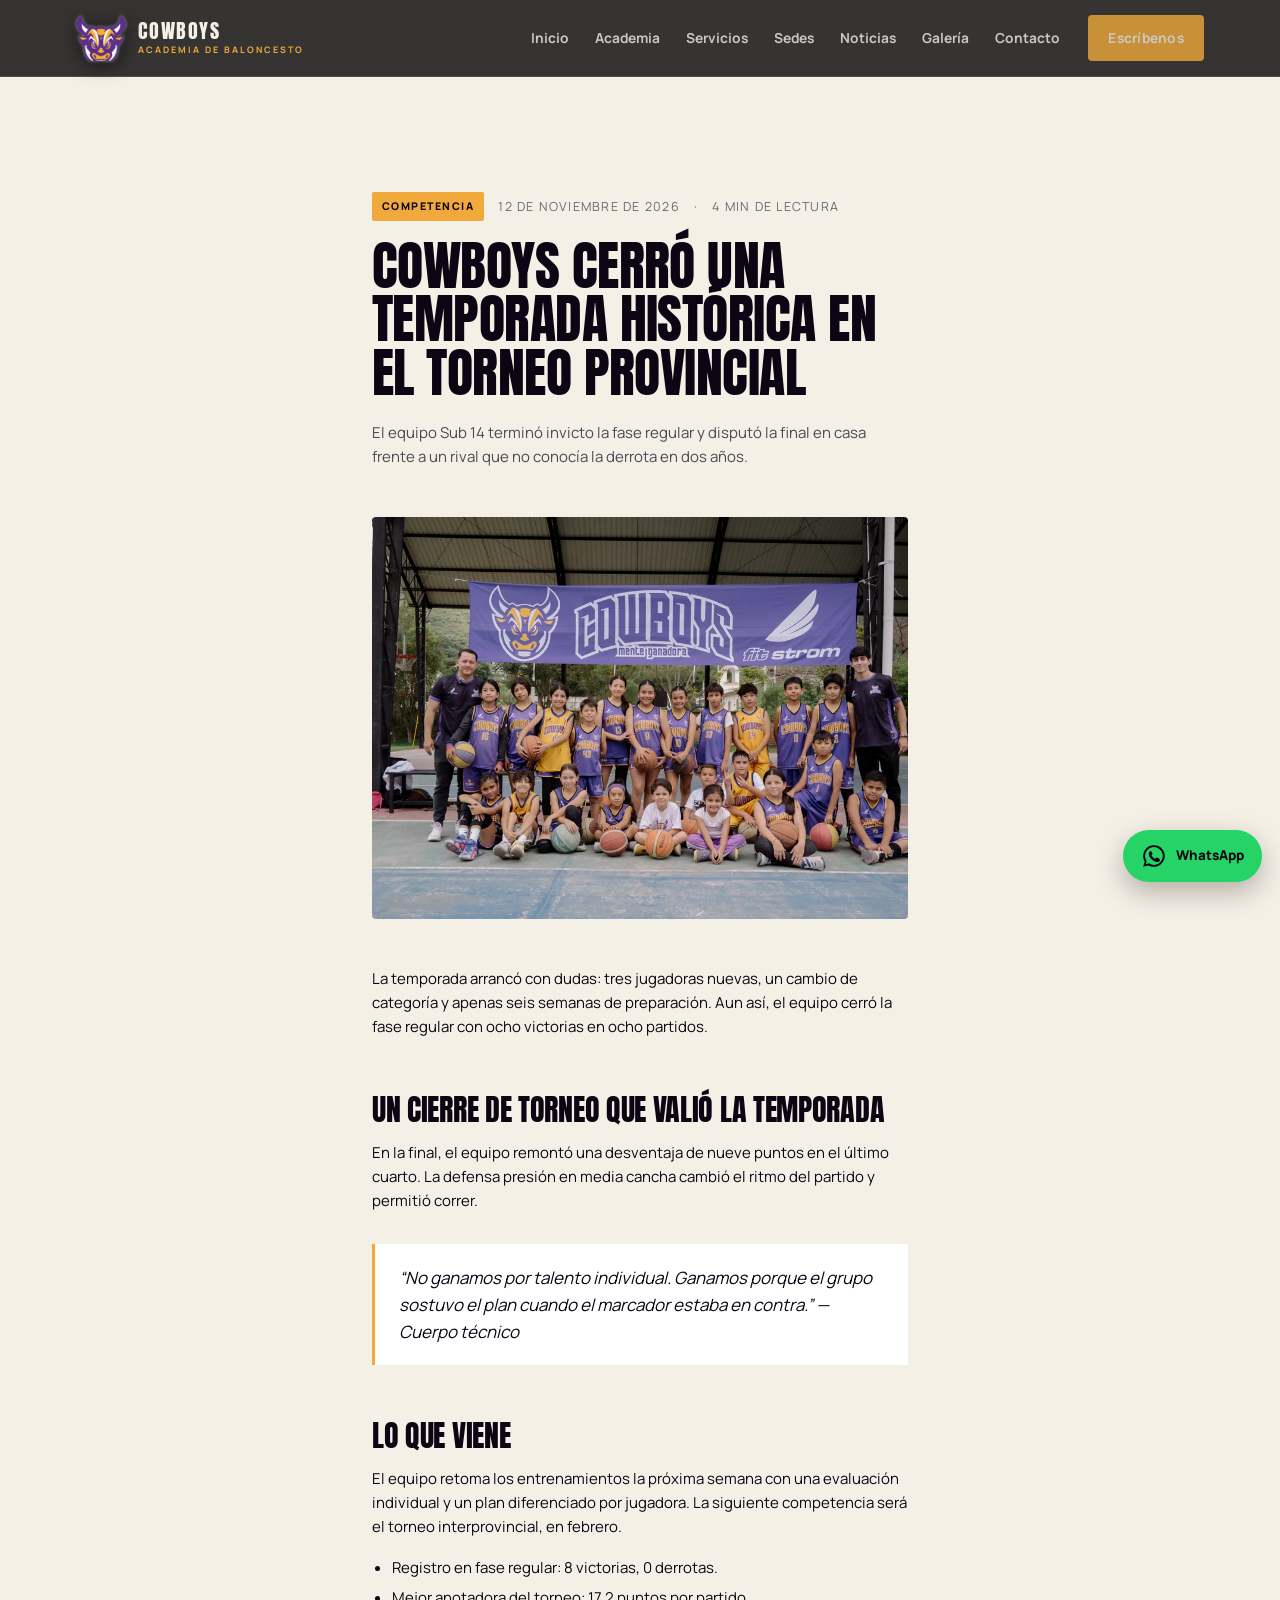
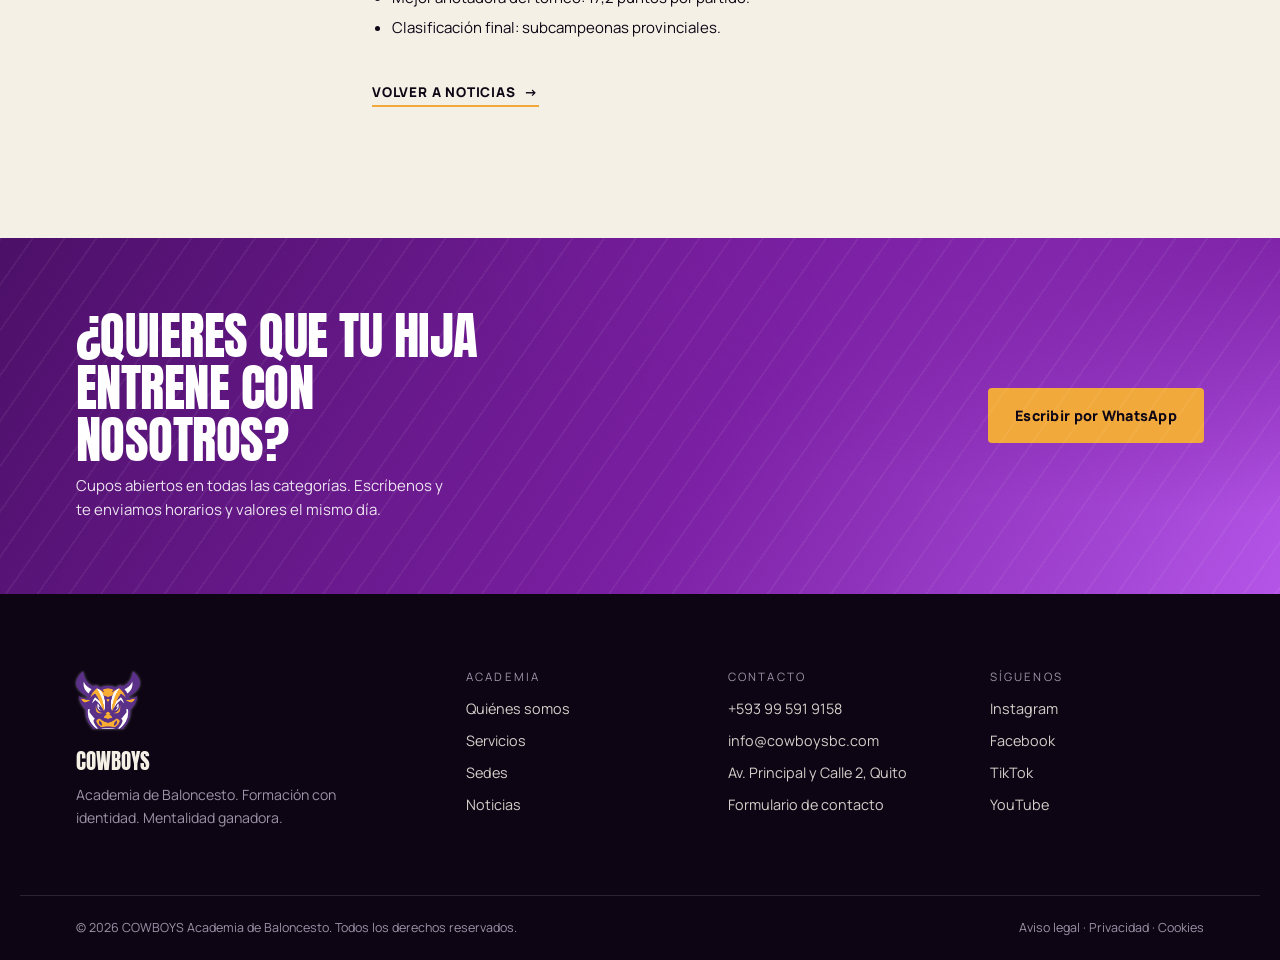
<file: noticia.html>
<!DOCTYPE html>
<html lang="es">
<head>
<meta charset="utf-8">
<meta name="viewport" content="width=device-width, initial-scale=1">
<title>Temporada histórica · COWBOYS Academia de Baloncesto</title>
<meta name="description" content="El equipo Sub 14 cerró invicto la fase regular y disputó la final provincial.">
<meta property="og:type" content="website">
<meta property="og:title" content="Temporada histórica · COWBOYS">
<meta property="og:description" content="El equipo Sub 14 cerró invicto la fase regular y disputó la final provincial.">
<meta property="og:image" content="assets/img/hero.webp">
<meta name="theme-color" content="#0D0514">

<link rel="icon" href="assets/img/favicon.png" type="image/png">
<link rel="apple-touch-icon" href="assets/img/favicon.png">
<link rel="preconnect" href="https://fonts.googleapis.com">
<link rel="preconnect" href="https://fonts.gstatic.com" crossorigin>
<link href="https://fonts.googleapis.com/css2?family=Anton&family=Manrope:wght@400;500;700;800&display=swap" rel="stylesheet">
<link rel="stylesheet" href="assets/css/estilos.css">
<script type="application/ld+json">
{"@context":"https://schema.org","@type":"SportsOrganization","name":"COWBOYS Academia de Baloncesto",
"description":"El equipo Sub 14 cerró invicto la fase regular y disputó la final provincial.","telephone":"+593 99 591 9158","email":"info@cowboysbc.com",
"address":{"@type":"PostalAddress","streetAddress":"Av. Principal y Calle 2, Quito","addressCountry":"EC"},
"sameAs":["https://www.instagram.com/cowboysbasket","https://www.facebook.com/cowboysbasket","https://www.tiktok.com/@cowboysbasket"]}
</script>
</head>
<body>
<a class="saltar" href="#contenido">Saltar al contenido</a>

<header class="cabecera" id="cabecera">
  <div class="contenedor cabecera__fila">
    <a class="marca" href="index.html" aria-label="COWBOYS Academia de Baloncesto, ir al inicio">
      <img src="assets/img/logo-toro.png" alt="" width="900" height="820">
      <span class="marca__texto">COWBOYS<small>Academia de Baloncesto</small></span>
    </a>
    <nav class="nav" id="nav" aria-label="Navegación principal">
      <ul>
        <li><a href="index.html">Inicio</a></li>
        <li><a href="academia.html">Academia</a></li>
        <li><a href="servicios.html">Servicios</a></li>
        <li><a href="sedes.html">Sedes</a></li>
        <li><a href="noticias.html">Noticias</a></li>
        <li><a href="galeria.html">Galería</a></li>
        <li><a href="contacto.html">Contacto</a></li>
      </ul>
      <a class="btn btn--solido nav__cta" href="https://wa.me/593995919158?text=Hola%2C%20quiero%20informaci%C3%B3n%20sobre%20la%20academia%20COWBOYS" target="_blank" rel="noopener">Escríbenos</a>
    </nav>
    <button class="menu-btn" id="menuBtn" aria-expanded="false" aria-controls="nav" aria-label="Abrir menú">
      <span></span><span></span><span></span>
    </button>
  </div>
</header>

<main id="contenido">

<article class="seccion">
  <div class="contenedor articulo">
    <div class="articulo__meta">
      <span class="nota__cat" style="position:static">Competencia</span>
      <span>12 de noviembre de 2026</span><span>·</span><span>4 min de lectura</span>
    </div>
    <h1>COWBOYS cerró una temporada histórica en el torneo provincial</h1>
    <p class="bajada bajada--oscura">El equipo Sub 14 terminó invicto la fase regular y disputó la final
    en casa frente a un rival que no conocía la derrota en dos años.</p>
    <figure class="articulo__foto">
      <img src="assets/img/nota-1.webp" alt="Equipo de la academia junto al banner institucional" width="900" height="675">
    </figure>
    <div class="prosa">
      <p>La temporada arrancó con dudas: tres jugadoras nuevas, un cambio de categoría y apenas seis
      semanas de preparación. Aun así, el equipo cerró la fase regular con ocho victorias en ocho partidos.</p>
      <h2>Un cierre de torneo que valió la temporada</h2>
      <p>En la final, el equipo remontó una desventaja de nueve puntos en el último cuarto. La defensa
      presión en media cancha cambió el ritmo del partido y permitió correr.</p>
      <blockquote>“No ganamos por talento individual. Ganamos porque el grupo sostuvo el plan cuando el
      marcador estaba en contra.” — Cuerpo técnico</blockquote>
      <h2>Lo que viene</h2>
      <p>El equipo retoma los entrenamientos la próxima semana con una evaluación individual y un plan
      diferenciado por jugadora. La siguiente competencia será el torneo interprovincial, en febrero.</p>
      <ul>
        <li>Registro en fase regular: 8 victorias, 0 derrotas.</li>
        <li>Mejor anotadora del torneo: 17,2 puntos por partido.</li>
        <li>Clasificación final: subcampeonas provinciales.</li>
      </ul>
    </div>
    <p style="margin-top:40px"><a class="enlace-flecha" href="noticias.html">Volver a noticias</a></p>
  </div>
</article>

<section class="banda">
  <div class="contenedor banda__interior revelar">
    <div>
      <h2>¿Quieres que tu hija entrene con nosotros?</h2>
      <p>Cupos abiertos en todas las categorías. Escríbenos y te enviamos horarios y valores el mismo día.</p>
    </div>
    <a class="btn btn--solido" href="https://wa.me/593995919158?text=Hola%2C%20quiero%20informaci%C3%B3n%20sobre%20la%20academia%20COWBOYS" target="_blank" rel="noopener">Escribir por WhatsApp</a>
  </div>
</section>

</main>

<footer class="pie">
  <div class="contenedor pie__grid">
    <div class="pie__marca">
      <img src="assets/img/logo-toro.png" alt="" width="900" height="820">
      <p class="pie__nombre">COWBOYS</p>
      <p class="pie__lema">Academia de Baloncesto. Formación con identidad. Mentalidad ganadora.</p>
    </div>
    <nav class="pie__col" aria-label="Secciones">
      <h2>Academia</h2>
      <ul>
        <li><a href="academia.html">Quiénes somos</a></li>
        <li><a href="servicios.html">Servicios</a></li>
        <li><a href="sedes.html">Sedes</a></li>
        <li><a href="noticias.html">Noticias</a></li>
      </ul>
    </nav>
    <div class="pie__col">
      <h2>Contacto</h2>
      <ul>
        <li><a href="tel:+593995919158">+593 99 591 9158</a></li>
        <li><a href="mailto:info@cowboysbc.com">info@cowboysbc.com</a></li>
        <li>Av. Principal y Calle 2, Quito</li>
        <li><a href="contacto.html">Formulario de contacto</a></li>
      </ul>
    </div>
    <div class="pie__col">
      <h2>Síguenos</h2>
      <ul>
        <li><a href="https://www.instagram.com/cowboysbasket" target="_blank" rel="noopener">Instagram</a></li>
        <li><a href="https://www.facebook.com/cowboysbasket" target="_blank" rel="noopener">Facebook</a></li>
        <li><a href="https://www.tiktok.com/@cowboysbasket" target="_blank" rel="noopener">TikTok</a></li>
        <li><a href="#" rel="noopener">YouTube</a></li>
      </ul>
    </div>
  </div>
  <div class="contenedor pie__legal">
    <p>© <span id="anio">2026</span> COWBOYS Academia de Baloncesto. Todos los derechos reservados.</p>
    <p class="pie__legal-links"><a href="#">Aviso legal</a> · <a href="#">Privacidad</a> · <a href="#">Cookies</a></p>
  </div>
</footer>

<a class="wa" href="https://wa.me/593995919158?text=Hola%2C%20quiero%20informaci%C3%B3n%20sobre%20la%20academia%20COWBOYS" target="_blank" rel="noopener" aria-label="Escribir por WhatsApp">
  <svg viewBox="0 0 24 24" width="26" height="26" aria-hidden="true"><path fill="currentColor" d="M12 2a10 10 0 0 0-8.6 15.1L2 22l5-1.3A10 10 0 1 0 12 2Zm0 18.2c-1.5 0-3-.4-4.3-1.2l-.3-.2-3 .8.8-2.9-.2-.3A8.2 8.2 0 1 1 12 20.2Zm4.6-6.1c-.3-.1-1.5-.7-1.7-.8-.2-.1-.4-.1-.6.1l-.8 1c-.1.2-.3.2-.5.1a6.7 6.7 0 0 1-3.3-2.9c-.1-.2 0-.4.1-.5l.7-.8c.1-.2.1-.3 0-.5l-.7-1.7c-.2-.4-.4-.4-.6-.4h-.5c-.2 0-.5.1-.7.3-.2.3-.9.9-.9 2.2s.9 2.5 1 2.7c.1.2 1.8 2.8 4.4 3.9 2.2.9 2.6.7 3.1.7.5 0 1.5-.6 1.7-1.2.2-.6.2-1.1.2-1.2-.1-.1-.3-.2-.6-.3Z"/></svg>
  <span class="wa__txt">WhatsApp</span>
</a>

<script src="assets/js/app.js" defer></script>
</body>
</html>
</file>
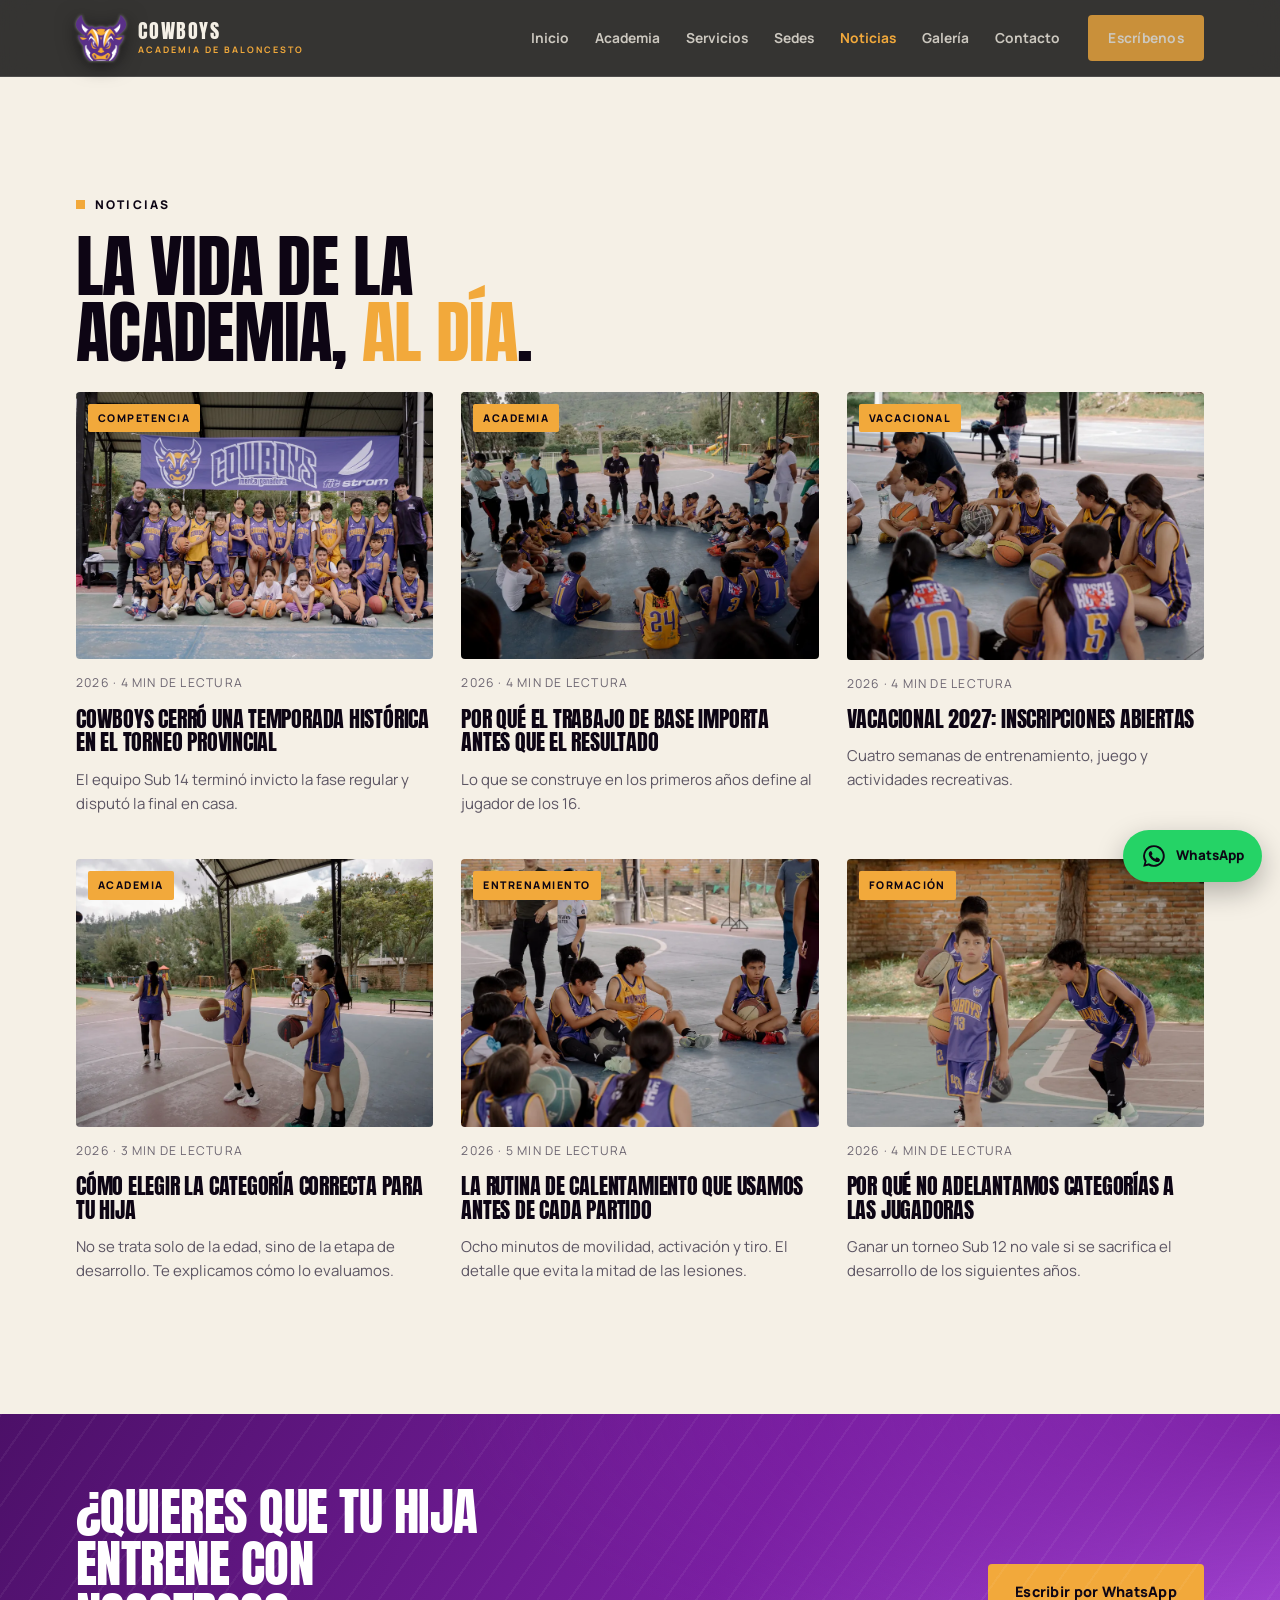
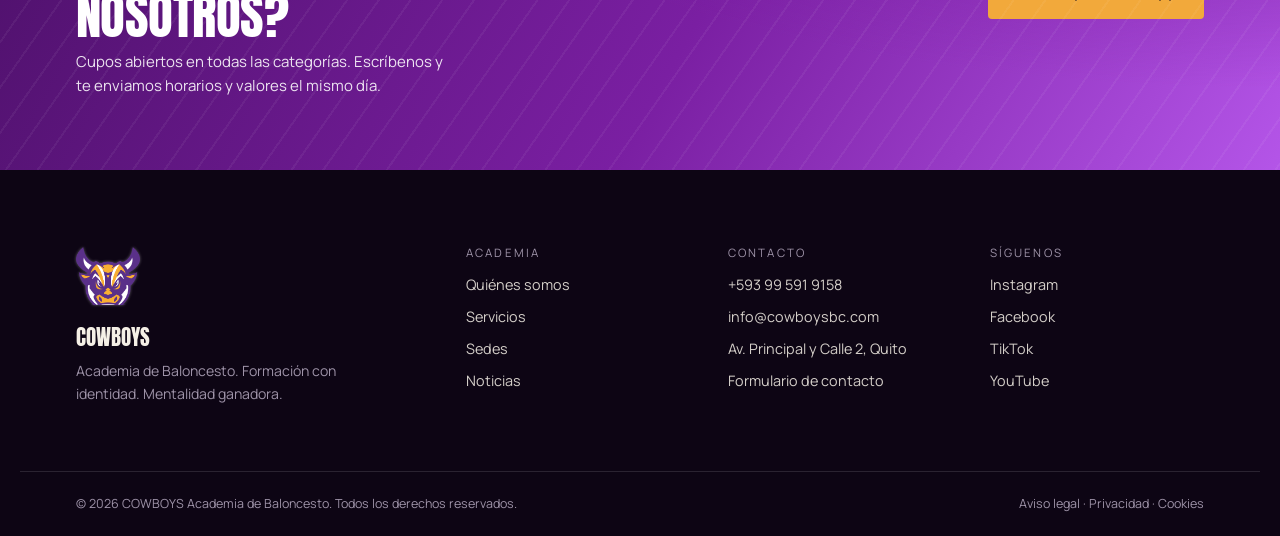
<file: noticias.html>
<!DOCTYPE html>
<html lang="es">
<head>
<meta charset="utf-8">
<meta name="viewport" content="width=device-width, initial-scale=1">
<title>Noticias · COWBOYS Academia de Baloncesto</title>
<meta name="description" content="Novedades de la academia: competencias, formación y vida institucional.">
<meta property="og:type" content="website">
<meta property="og:title" content="Noticias · COWBOYS">
<meta property="og:description" content="Novedades de la academia: competencias, formación y vida institucional.">
<meta property="og:image" content="assets/img/hero.webp">
<meta name="theme-color" content="#0D0514">

<link rel="icon" href="assets/img/favicon.png" type="image/png">
<link rel="apple-touch-icon" href="assets/img/favicon.png">
<link rel="preconnect" href="https://fonts.googleapis.com">
<link rel="preconnect" href="https://fonts.gstatic.com" crossorigin>
<link href="https://fonts.googleapis.com/css2?family=Anton&family=Manrope:wght@400;500;700;800&display=swap" rel="stylesheet">
<link rel="stylesheet" href="assets/css/estilos.css">
<script type="application/ld+json">
{"@context":"https://schema.org","@type":"SportsOrganization","name":"COWBOYS Academia de Baloncesto",
"description":"Novedades de la academia: competencias, formación y vida institucional.","telephone":"+593 99 591 9158","email":"info@cowboysbc.com",
"address":{"@type":"PostalAddress","streetAddress":"Av. Principal y Calle 2, Quito","addressCountry":"EC"},
"sameAs":["https://www.instagram.com/cowboysbasket","https://www.facebook.com/cowboysbasket","https://www.tiktok.com/@cowboysbasket"]}
</script>
</head>
<body>
<a class="saltar" href="#contenido">Saltar al contenido</a>

<header class="cabecera" id="cabecera">
  <div class="contenedor cabecera__fila">
    <a class="marca" href="index.html" aria-label="COWBOYS Academia de Baloncesto, ir al inicio">
      <img src="assets/img/logo-toro.png" alt="" width="900" height="820">
      <span class="marca__texto">COWBOYS<small>Academia de Baloncesto</small></span>
    </a>
    <nav class="nav" id="nav" aria-label="Navegación principal">
      <ul>
        <li><a href="index.html">Inicio</a></li>
        <li><a href="academia.html">Academia</a></li>
        <li><a href="servicios.html">Servicios</a></li>
        <li><a href="sedes.html">Sedes</a></li>
        <li><a href="noticias.html" class="is-active">Noticias</a></li>
        <li><a href="galeria.html">Galería</a></li>
        <li><a href="contacto.html">Contacto</a></li>
      </ul>
      <a class="btn btn--solido nav__cta" href="https://wa.me/593995919158?text=Hola%2C%20quiero%20informaci%C3%B3n%20sobre%20la%20academia%20COWBOYS" target="_blank" rel="noopener">Escríbenos</a>
    </nav>
    <button class="menu-btn" id="menuBtn" aria-expanded="false" aria-controls="nav" aria-label="Abrir menú">
      <span></span><span></span><span></span>
    </button>
  </div>
</header>

<main id="contenido">

<section class="seccion">
  <div class="contenedor">
    <span class="kicker">Noticias</span>
    <h1 class="titular" style="margin:18px 0 26px;max-width:18ch">La vida de la academia, <em>al día</em>.</h1>
    <div class="rejilla rejilla--3">
      
      <article class="nota revelar">
        <a class="nota__media" href="noticia.html">
          <img src="assets/img/nota-1.webp" alt="" width="900" height="675" loading="lazy">
          <span class="nota__cat">Competencia</span>
        </a>
        <span class="nota__fecha">2026 · 4 min de lectura</span>
        <h3><a href="noticia.html">COWBOYS cerró una temporada histórica en el torneo provincial</a></h3>
        <p class="bajada">El equipo Sub 14 terminó invicto la fase regular y disputó la final en casa.</p>
      </article>
      <article class="nota revelar">
        <a class="nota__media" href="noticia.html">
          <img src="assets/img/nota-2.webp" alt="" width="900" height="675" loading="lazy">
          <span class="nota__cat">Academia</span>
        </a>
        <span class="nota__fecha">2026 · 4 min de lectura</span>
        <h3><a href="noticia.html">Por qué el trabajo de base importa antes que el resultado</a></h3>
        <p class="bajada">Lo que se construye en los primeros años define al jugador de los 16.</p>
      </article>
      <article class="nota revelar">
        <a class="nota__media" href="noticia.html">
          <img src="assets/img/nota-3.webp" alt="" width="900" height="675" loading="lazy">
          <span class="nota__cat">Vacacional</span>
        </a>
        <span class="nota__fecha">2026 · 4 min de lectura</span>
        <h3><a href="noticia.html">Vacacional 2027: inscripciones abiertas</a></h3>
        <p class="bajada">Cuatro semanas de entrenamiento, juego y actividades recreativas.</p>
      </article>
      <article class="nota revelar"><a class="nota__media" href="noticia.html">
        <img src="assets/img/nota-4.webp" alt="" width="900" height="675" loading="lazy"><span class="nota__cat">Academia</span></a>
        <span class="nota__fecha">2026 · 3 min de lectura</span>
        <h3><a href="noticia.html">Cómo elegir la categoría correcta para tu hija</a></h3>
        <p class="bajada">No se trata solo de la edad, sino de la etapa de desarrollo. Te explicamos cómo lo evaluamos.</p></article>
      <article class="nota revelar"><a class="nota__media" href="noticia.html">
        <img src="assets/img/nota-5.webp" alt="" width="900" height="675" loading="lazy"><span class="nota__cat">Entrenamiento</span></a>
        <span class="nota__fecha">2026 · 5 min de lectura</span>
        <h3><a href="noticia.html">La rutina de calentamiento que usamos antes de cada partido</a></h3>
        <p class="bajada">Ocho minutos de movilidad, activación y tiro. El detalle que evita la mitad de las lesiones.</p></article>
      <article class="nota revelar"><a class="nota__media" href="noticia.html">
        <img src="assets/img/nota-6.webp" alt="" width="900" height="675" loading="lazy"><span class="nota__cat">Formación</span></a>
        <span class="nota__fecha">2026 · 4 min de lectura</span>
        <h3><a href="noticia.html">Por qué no adelantamos categorías a las jugadoras</a></h3>
        <p class="bajada">Ganar un torneo Sub 12 no vale si se sacrifica el desarrollo de los siguientes años.</p></article>
    </div>
  </div>
</section>

<section class="banda">
  <div class="contenedor banda__interior revelar">
    <div>
      <h2>¿Quieres que tu hija entrene con nosotros?</h2>
      <p>Cupos abiertos en todas las categorías. Escríbenos y te enviamos horarios y valores el mismo día.</p>
    </div>
    <a class="btn btn--solido" href="https://wa.me/593995919158?text=Hola%2C%20quiero%20informaci%C3%B3n%20sobre%20la%20academia%20COWBOYS" target="_blank" rel="noopener">Escribir por WhatsApp</a>
  </div>
</section>

</main>

<footer class="pie">
  <div class="contenedor pie__grid">
    <div class="pie__marca">
      <img src="assets/img/logo-toro.png" alt="" width="900" height="820">
      <p class="pie__nombre">COWBOYS</p>
      <p class="pie__lema">Academia de Baloncesto. Formación con identidad. Mentalidad ganadora.</p>
    </div>
    <nav class="pie__col" aria-label="Secciones">
      <h2>Academia</h2>
      <ul>
        <li><a href="academia.html">Quiénes somos</a></li>
        <li><a href="servicios.html">Servicios</a></li>
        <li><a href="sedes.html">Sedes</a></li>
        <li><a href="noticias.html">Noticias</a></li>
      </ul>
    </nav>
    <div class="pie__col">
      <h2>Contacto</h2>
      <ul>
        <li><a href="tel:+593995919158">+593 99 591 9158</a></li>
        <li><a href="mailto:info@cowboysbc.com">info@cowboysbc.com</a></li>
        <li>Av. Principal y Calle 2, Quito</li>
        <li><a href="contacto.html">Formulario de contacto</a></li>
      </ul>
    </div>
    <div class="pie__col">
      <h2>Síguenos</h2>
      <ul>
        <li><a href="https://www.instagram.com/cowboysbasket" target="_blank" rel="noopener">Instagram</a></li>
        <li><a href="https://www.facebook.com/cowboysbasket" target="_blank" rel="noopener">Facebook</a></li>
        <li><a href="https://www.tiktok.com/@cowboysbasket" target="_blank" rel="noopener">TikTok</a></li>
        <li><a href="#" rel="noopener">YouTube</a></li>
      </ul>
    </div>
  </div>
  <div class="contenedor pie__legal">
    <p>© <span id="anio">2026</span> COWBOYS Academia de Baloncesto. Todos los derechos reservados.</p>
    <p class="pie__legal-links"><a href="#">Aviso legal</a> · <a href="#">Privacidad</a> · <a href="#">Cookies</a></p>
  </div>
</footer>

<a class="wa" href="https://wa.me/593995919158?text=Hola%2C%20quiero%20informaci%C3%B3n%20sobre%20la%20academia%20COWBOYS" target="_blank" rel="noopener" aria-label="Escribir por WhatsApp">
  <svg viewBox="0 0 24 24" width="26" height="26" aria-hidden="true"><path fill="currentColor" d="M12 2a10 10 0 0 0-8.6 15.1L2 22l5-1.3A10 10 0 1 0 12 2Zm0 18.2c-1.5 0-3-.4-4.3-1.2l-.3-.2-3 .8.8-2.9-.2-.3A8.2 8.2 0 1 1 12 20.2Zm4.6-6.1c-.3-.1-1.5-.7-1.7-.8-.2-.1-.4-.1-.6.1l-.8 1c-.1.2-.3.2-.5.1a6.7 6.7 0 0 1-3.3-2.9c-.1-.2 0-.4.1-.5l.7-.8c.1-.2.1-.3 0-.5l-.7-1.7c-.2-.4-.4-.4-.6-.4h-.5c-.2 0-.5.1-.7.3-.2.3-.9.9-.9 2.2s.9 2.5 1 2.7c.1.2 1.8 2.8 4.4 3.9 2.2.9 2.6.7 3.1.7.5 0 1.5-.6 1.7-1.2.2-.6.2-1.1.2-1.2-.1-.1-.3-.2-.6-.3Z"/></svg>
  <span class="wa__txt">WhatsApp</span>
</a>

<script src="assets/js/app.js" defer></script>
</body>
</html>
</file>
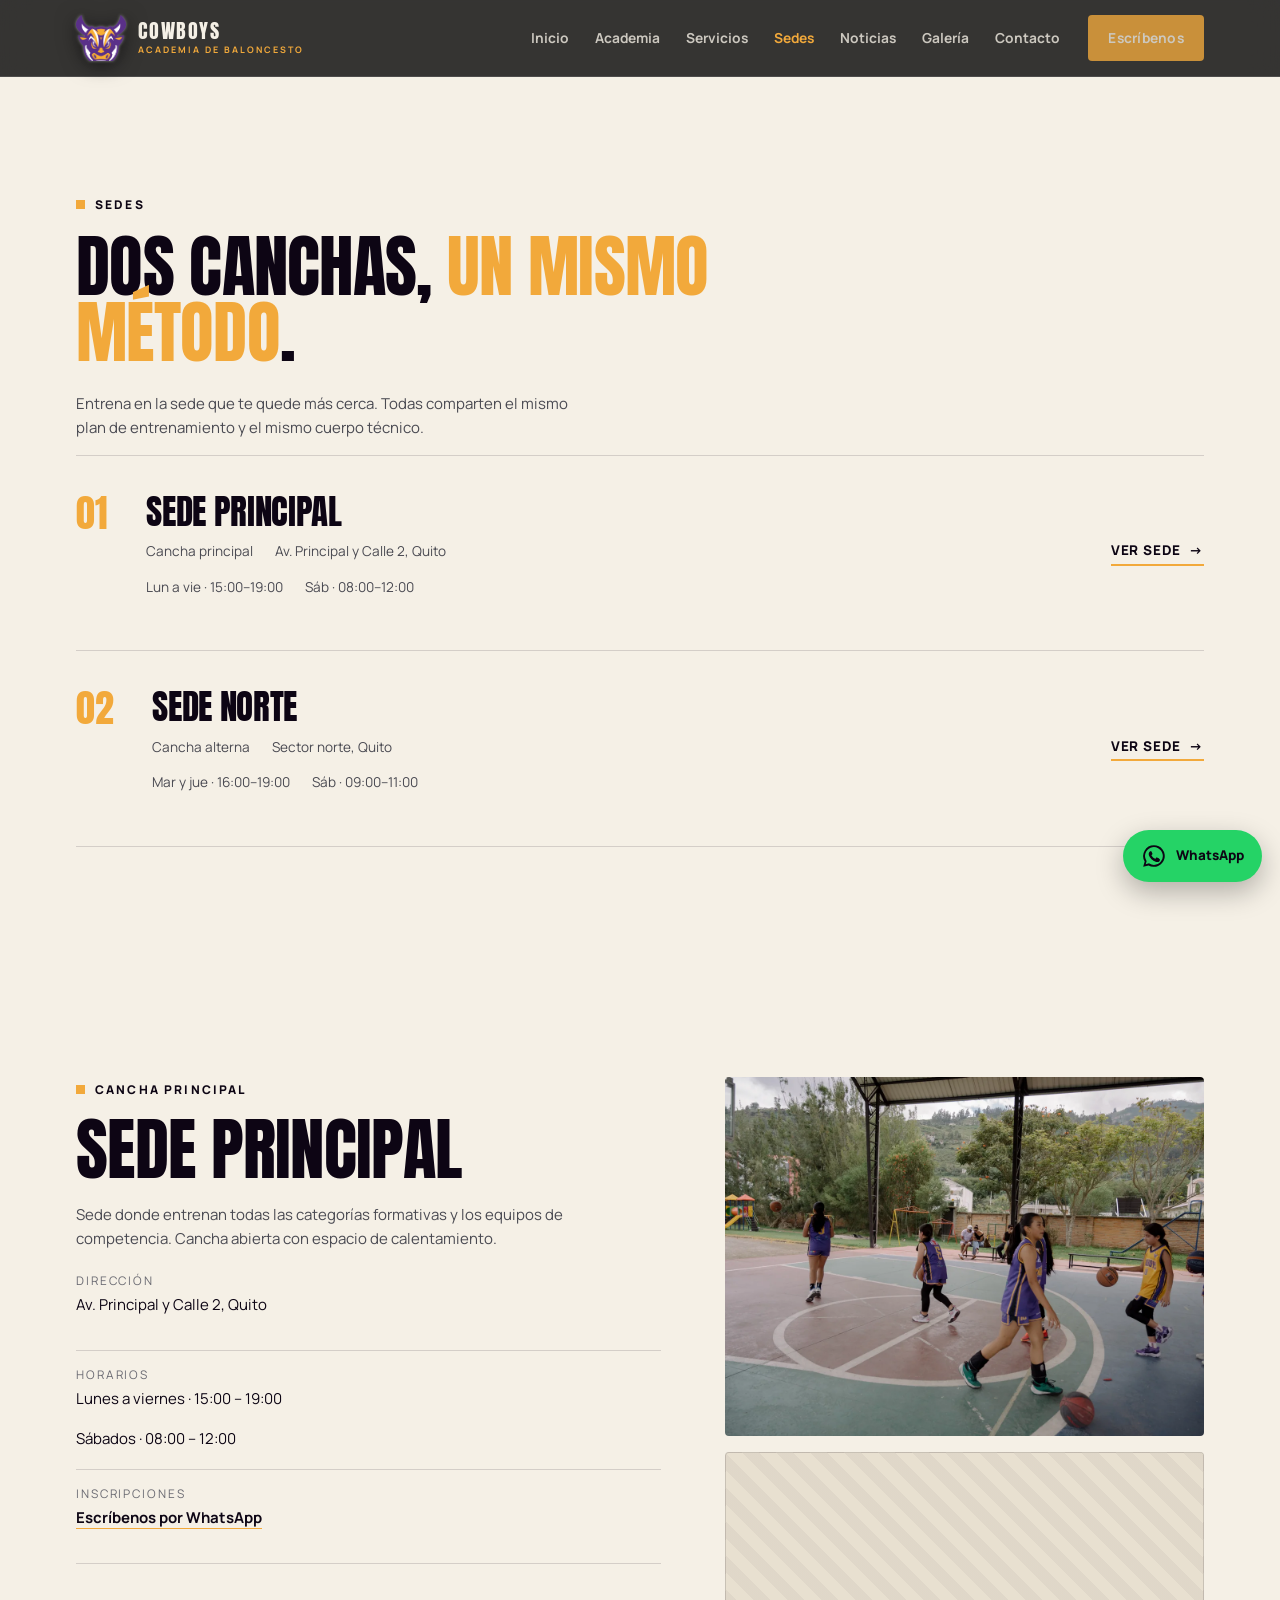
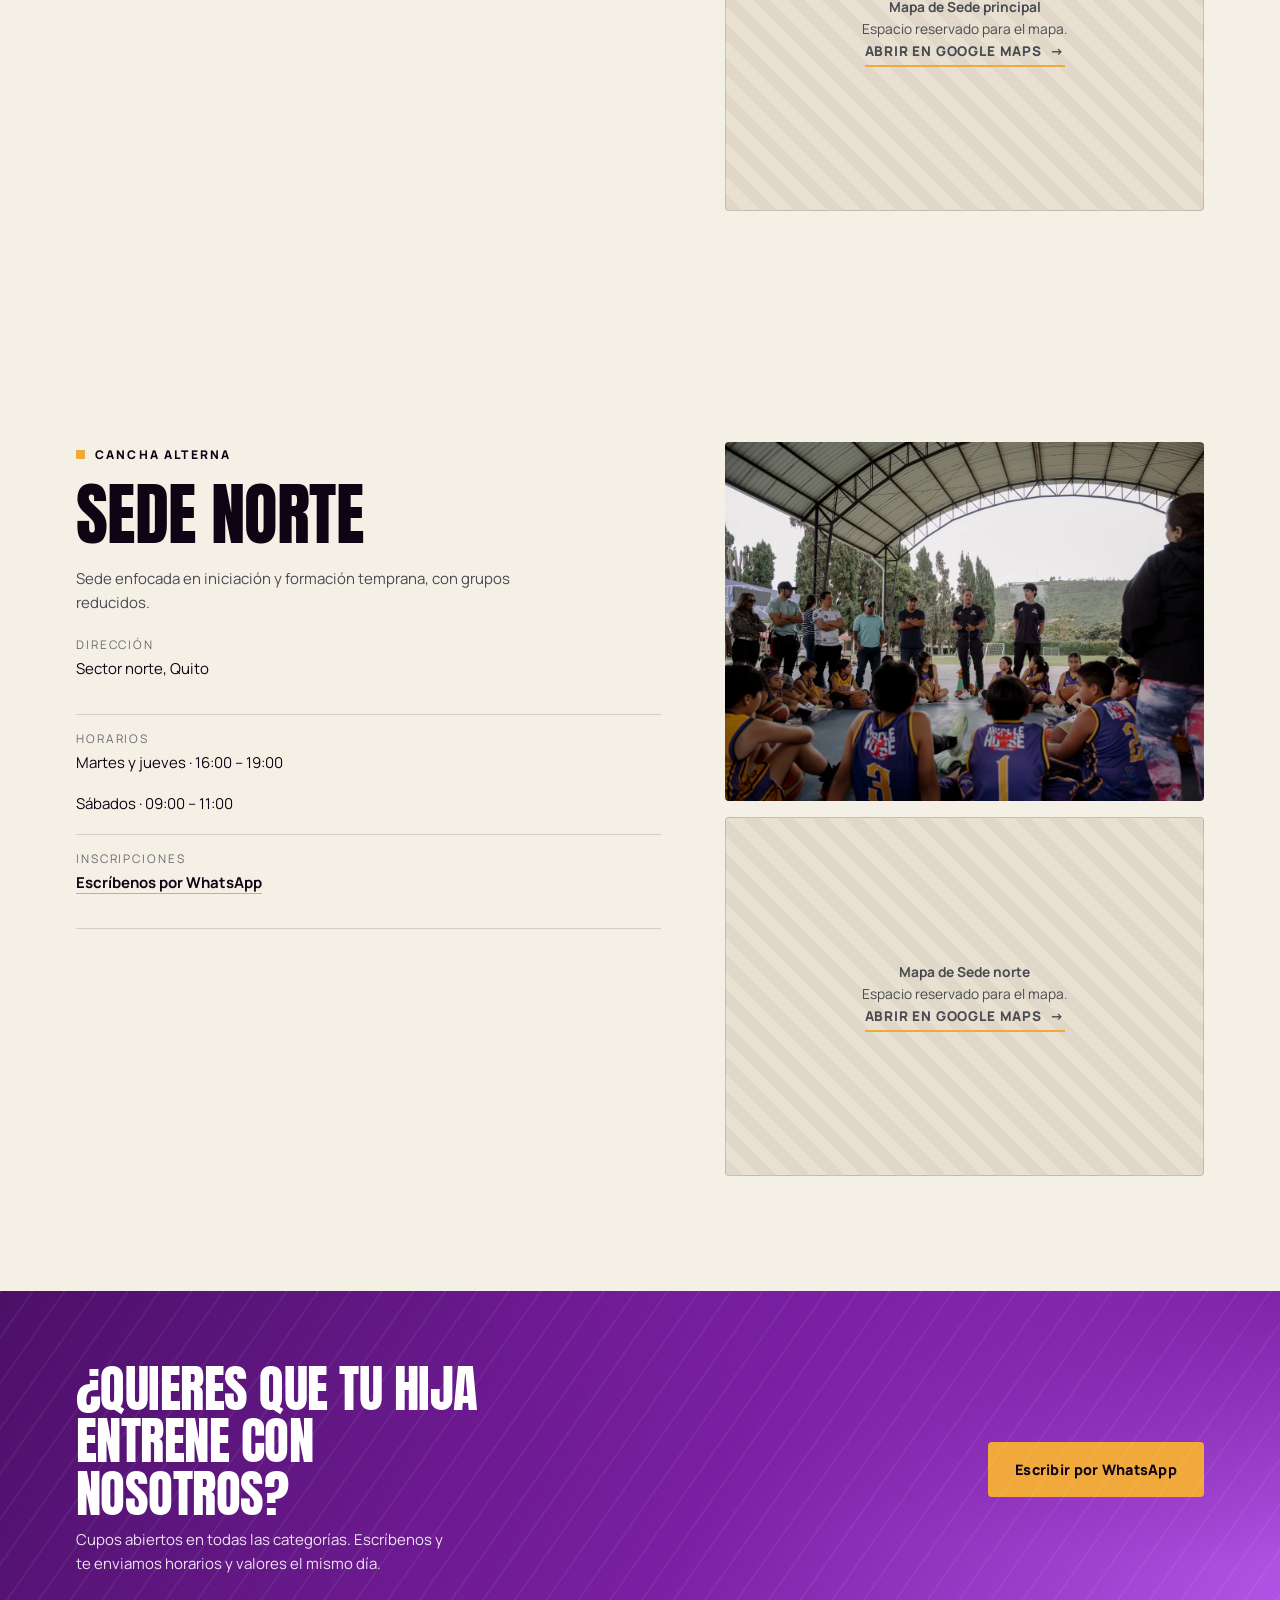
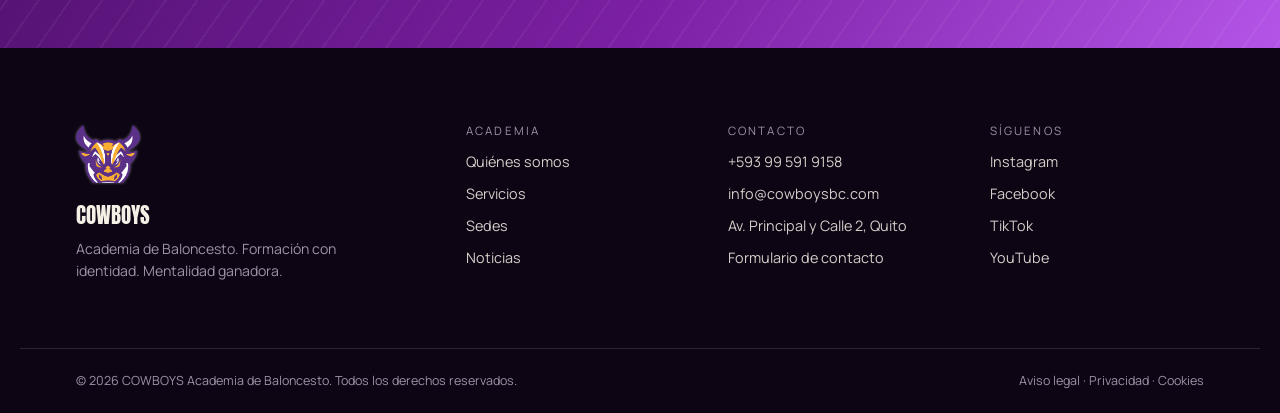
<file: sedes.html>
<!DOCTYPE html>
<html lang="es">
<head>
<meta charset="utf-8">
<meta name="viewport" content="width=device-width, initial-scale=1">
<title>Sedes · COWBOYS Academia de Baloncesto</title>
<meta name="description" content="Sede principal y sede norte: direcciones, horarios e inscripciones.">
<meta property="og:type" content="website">
<meta property="og:title" content="Sedes · COWBOYS">
<meta property="og:description" content="Sede principal y sede norte: direcciones, horarios e inscripciones.">
<meta property="og:image" content="assets/img/hero.webp">
<meta name="theme-color" content="#0D0514">

<link rel="icon" href="assets/img/favicon.png" type="image/png">
<link rel="apple-touch-icon" href="assets/img/favicon.png">
<link rel="preconnect" href="https://fonts.googleapis.com">
<link rel="preconnect" href="https://fonts.gstatic.com" crossorigin>
<link href="https://fonts.googleapis.com/css2?family=Anton&family=Manrope:wght@400;500;700;800&display=swap" rel="stylesheet">
<link rel="stylesheet" href="assets/css/estilos.css">
<script type="application/ld+json">
{"@context":"https://schema.org","@type":"SportsOrganization","name":"COWBOYS Academia de Baloncesto",
"description":"Sede principal y sede norte: direcciones, horarios e inscripciones.","telephone":"+593 99 591 9158","email":"info@cowboysbc.com",
"address":{"@type":"PostalAddress","streetAddress":"Av. Principal y Calle 2, Quito","addressCountry":"EC"},
"sameAs":["https://www.instagram.com/cowboysbasket","https://www.facebook.com/cowboysbasket","https://www.tiktok.com/@cowboysbasket"]}
</script>
</head>
<body>
<a class="saltar" href="#contenido">Saltar al contenido</a>

<header class="cabecera" id="cabecera">
  <div class="contenedor cabecera__fila">
    <a class="marca" href="index.html" aria-label="COWBOYS Academia de Baloncesto, ir al inicio">
      <img src="assets/img/logo-toro.png" alt="" width="900" height="820">
      <span class="marca__texto">COWBOYS<small>Academia de Baloncesto</small></span>
    </a>
    <nav class="nav" id="nav" aria-label="Navegación principal">
      <ul>
        <li><a href="index.html">Inicio</a></li>
        <li><a href="academia.html">Academia</a></li>
        <li><a href="servicios.html">Servicios</a></li>
        <li><a href="sedes.html" class="is-active">Sedes</a></li>
        <li><a href="noticias.html">Noticias</a></li>
        <li><a href="galeria.html">Galería</a></li>
        <li><a href="contacto.html">Contacto</a></li>
      </ul>
      <a class="btn btn--solido nav__cta" href="https://wa.me/593995919158?text=Hola%2C%20quiero%20informaci%C3%B3n%20sobre%20la%20academia%20COWBOYS" target="_blank" rel="noopener">Escríbenos</a>
    </nav>
    <button class="menu-btn" id="menuBtn" aria-expanded="false" aria-controls="nav" aria-label="Abrir menú">
      <span></span><span></span><span></span>
    </button>
  </div>
</header>

<main id="contenido">

<section class="seccion">
  <div class="contenedor">
    <span class="kicker">Sedes</span>
    <h1 class="titular" style="margin:18px 0 26px;max-width:20ch">Dos canchas, <em>un mismo método</em>.</h1>
    <p class="bajada bajada--oscura">Entrena en la sede que te quede más cerca. Todas comparten el mismo
    plan de entrenamiento y el mismo cuerpo técnico.</p>
    
      <article class="sede revelar">
        <span class="sede__num">01</span>
        <div class="sede__cuerpo">
          <div>
            <h3>Sede principal</h3>
            <p class="sede__meta"><span>Cancha principal</span><span>Av. Principal y Calle 2, Quito</span></p>
            <p class="sede__meta"><span>Lun a vie · 15:00–19:00</span><span>Sáb · 08:00–12:00</span></p>
          </div>
          <div class="sede__acciones"><a class="enlace-flecha" href="sedes.html">Ver sede</a></div>
        </div>
      </article>
      <article class="sede revelar">
        <span class="sede__num">02</span>
        <div class="sede__cuerpo">
          <div>
            <h3>Sede norte</h3>
            <p class="sede__meta"><span>Cancha alterna</span><span>Sector norte, Quito</span></p>
            <p class="sede__meta"><span>Mar y jue · 16:00–19:00</span><span>Sáb · 09:00–11:00</span></p>
          </div>
          <div class="sede__acciones"><a class="enlace-flecha" href="sedes.html">Ver sede</a></div>
        </div>
      </article>
  </div>
</section>

  <section class="seccion" id="sede-principal">
    <div class="contenedor">
      <div class="contacto-grid">
        <div>
          <span class="kicker">Cancha principal</span>
          <h2 class="titular" style="margin:16px 0 20px">Sede principal</h2>
          <p class="bajada bajada--oscura">Sede donde entrenan todas las categorías formativas y los equipos de competencia. Cancha abierta con espacio de calentamiento.</p>
          <div class="info-lista" style="margin-top:24px">
            <div><h3>Dirección</h3><p>Av. Principal y Calle 2, Quito</p></div>
            <div><h3>Horarios</h3><ul class="prosa"><li>Lunes a viernes · 15:00 – 19:00</li><li>Sábados · 08:00 – 12:00</li></ul></div>
            <div><h3>Inscripciones</h3><p><a href="https://wa.me/593995919158?text=Hola%2C%20quiero%20informaci%C3%B3n%20sobre%20la%20academia%20COWBOYS" target="_blank" rel="noopener">Escríbenos por WhatsApp</a></p></div>
          </div>
        </div>
        <div>
          <figure style="margin:0 0 16px;border-radius:var(--radio);overflow:hidden">
            <img src="assets/img/sede-1.webp" alt="Cancha de Sede principal" width="1200" height="900" loading="lazy">
          </figure>
          <div class="mapa revelar">
            <p><strong>Mapa de Sede principal</strong><br>Espacio reservado para el mapa.<br>
            <a class="enlace-flecha" href="https://www.google.com/maps/search/Av.+Principal+y+Calle+2,+Quito" target="_blank" rel="noopener">Abrir en Google Maps</a></p>
          </div>
        </div>
      </div>
    </div>
  </section>

  <section class="seccion" id="sede-norte">
    <div class="contenedor">
      <div class="contacto-grid">
        <div>
          <span class="kicker">Cancha alterna</span>
          <h2 class="titular" style="margin:16px 0 20px">Sede norte</h2>
          <p class="bajada bajada--oscura">Sede enfocada en iniciación y formación temprana, con grupos reducidos.</p>
          <div class="info-lista" style="margin-top:24px">
            <div><h3>Dirección</h3><p>Sector norte, Quito</p></div>
            <div><h3>Horarios</h3><ul class="prosa"><li>Martes y jueves · 16:00 – 19:00</li><li>Sábados · 09:00 – 11:00</li></ul></div>
            <div><h3>Inscripciones</h3><p><a href="https://wa.me/593995919158?text=Hola%2C%20quiero%20informaci%C3%B3n%20sobre%20la%20academia%20COWBOYS" target="_blank" rel="noopener">Escríbenos por WhatsApp</a></p></div>
          </div>
        </div>
        <div>
          <figure style="margin:0 0 16px;border-radius:var(--radio);overflow:hidden">
            <img src="assets/img/sede-2.webp" alt="Cancha de Sede norte" width="1200" height="900" loading="lazy">
          </figure>
          <div class="mapa revelar">
            <p><strong>Mapa de Sede norte</strong><br>Espacio reservado para el mapa.<br>
            <a class="enlace-flecha" href="https://www.google.com/maps/search/Sector+norte,+Quito" target="_blank" rel="noopener">Abrir en Google Maps</a></p>
          </div>
        </div>
      </div>
    </div>
  </section>

<section class="banda">
  <div class="contenedor banda__interior revelar">
    <div>
      <h2>¿Quieres que tu hija entrene con nosotros?</h2>
      <p>Cupos abiertos en todas las categorías. Escríbenos y te enviamos horarios y valores el mismo día.</p>
    </div>
    <a class="btn btn--solido" href="https://wa.me/593995919158?text=Hola%2C%20quiero%20informaci%C3%B3n%20sobre%20la%20academia%20COWBOYS" target="_blank" rel="noopener">Escribir por WhatsApp</a>
  </div>
</section>

</main>

<footer class="pie">
  <div class="contenedor pie__grid">
    <div class="pie__marca">
      <img src="assets/img/logo-toro.png" alt="" width="900" height="820">
      <p class="pie__nombre">COWBOYS</p>
      <p class="pie__lema">Academia de Baloncesto. Formación con identidad. Mentalidad ganadora.</p>
    </div>
    <nav class="pie__col" aria-label="Secciones">
      <h2>Academia</h2>
      <ul>
        <li><a href="academia.html">Quiénes somos</a></li>
        <li><a href="servicios.html">Servicios</a></li>
        <li><a href="sedes.html">Sedes</a></li>
        <li><a href="noticias.html">Noticias</a></li>
      </ul>
    </nav>
    <div class="pie__col">
      <h2>Contacto</h2>
      <ul>
        <li><a href="tel:+593995919158">+593 99 591 9158</a></li>
        <li><a href="mailto:info@cowboysbc.com">info@cowboysbc.com</a></li>
        <li>Av. Principal y Calle 2, Quito</li>
        <li><a href="contacto.html">Formulario de contacto</a></li>
      </ul>
    </div>
    <div class="pie__col">
      <h2>Síguenos</h2>
      <ul>
        <li><a href="https://www.instagram.com/cowboysbasket" target="_blank" rel="noopener">Instagram</a></li>
        <li><a href="https://www.facebook.com/cowboysbasket" target="_blank" rel="noopener">Facebook</a></li>
        <li><a href="https://www.tiktok.com/@cowboysbasket" target="_blank" rel="noopener">TikTok</a></li>
        <li><a href="#" rel="noopener">YouTube</a></li>
      </ul>
    </div>
  </div>
  <div class="contenedor pie__legal">
    <p>© <span id="anio">2026</span> COWBOYS Academia de Baloncesto. Todos los derechos reservados.</p>
    <p class="pie__legal-links"><a href="#">Aviso legal</a> · <a href="#">Privacidad</a> · <a href="#">Cookies</a></p>
  </div>
</footer>

<a class="wa" href="https://wa.me/593995919158?text=Hola%2C%20quiero%20informaci%C3%B3n%20sobre%20la%20academia%20COWBOYS" target="_blank" rel="noopener" aria-label="Escribir por WhatsApp">
  <svg viewBox="0 0 24 24" width="26" height="26" aria-hidden="true"><path fill="currentColor" d="M12 2a10 10 0 0 0-8.6 15.1L2 22l5-1.3A10 10 0 1 0 12 2Zm0 18.2c-1.5 0-3-.4-4.3-1.2l-.3-.2-3 .8.8-2.9-.2-.3A8.2 8.2 0 1 1 12 20.2Zm4.6-6.1c-.3-.1-1.5-.7-1.7-.8-.2-.1-.4-.1-.6.1l-.8 1c-.1.2-.3.2-.5.1a6.7 6.7 0 0 1-3.3-2.9c-.1-.2 0-.4.1-.5l.7-.8c.1-.2.1-.3 0-.5l-.7-1.7c-.2-.4-.4-.4-.6-.4h-.5c-.2 0-.5.1-.7.3-.2.3-.9.9-.9 2.2s.9 2.5 1 2.7c.1.2 1.8 2.8 4.4 3.9 2.2.9 2.6.7 3.1.7.5 0 1.5-.6 1.7-1.2.2-.6.2-1.1.2-1.2-.1-.1-.3-.2-.6-.3Z"/></svg>
  <span class="wa__txt">WhatsApp</span>
</a>

<script src="assets/js/app.js" defer></script>
</body>
</html>
</file>
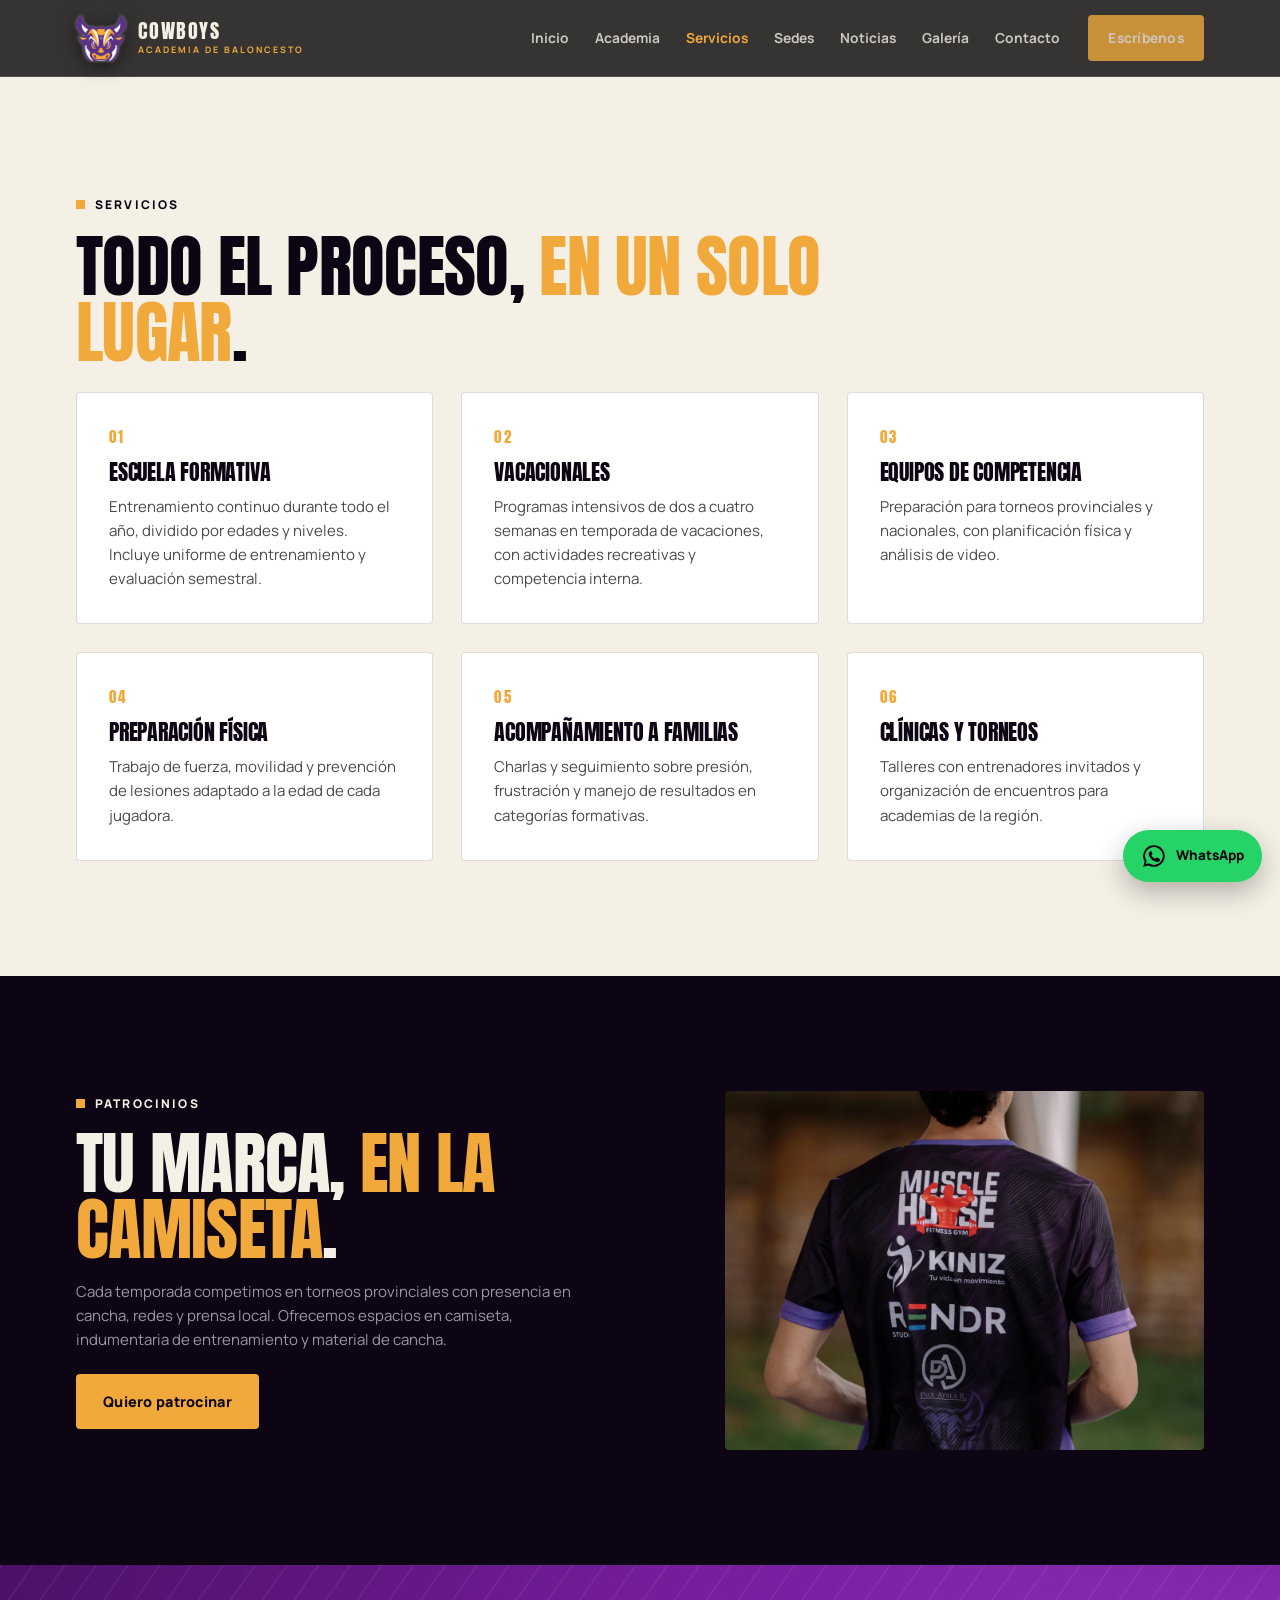
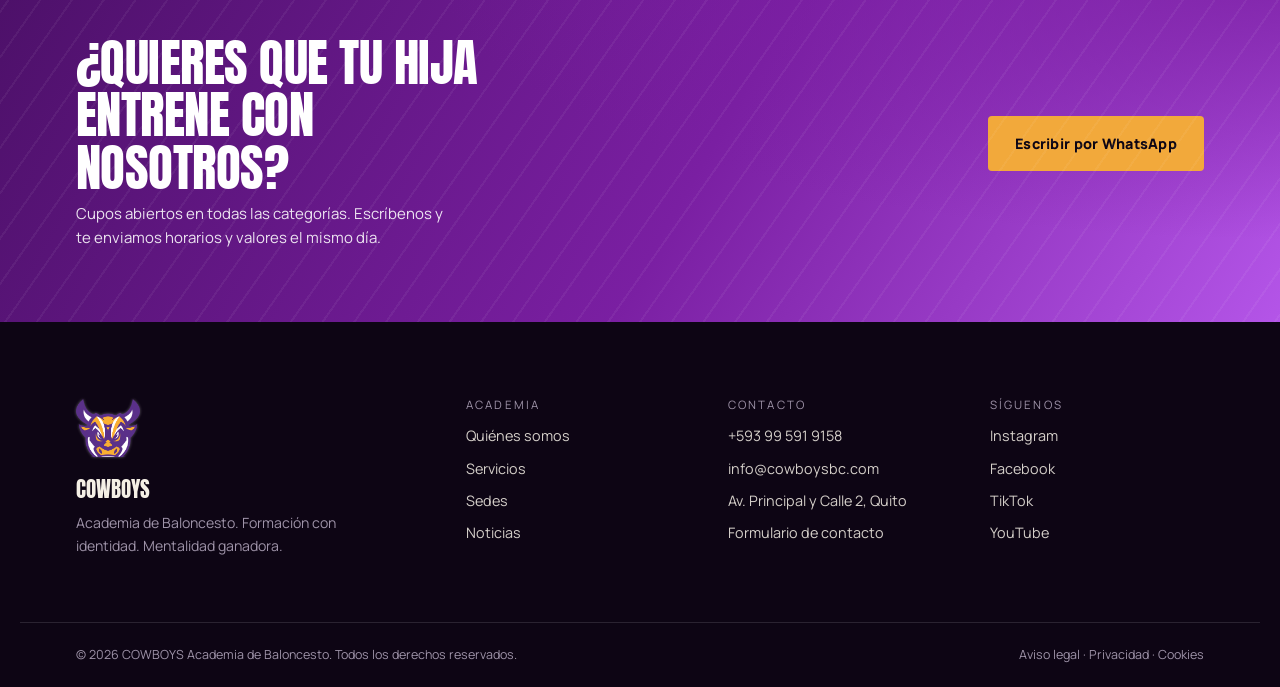
<file: servicios.html>
<!DOCTYPE html>
<html lang="es">
<head>
<meta charset="utf-8">
<meta name="viewport" content="width=device-width, initial-scale=1">
<title>Servicios · COWBOYS Academia de Baloncesto</title>
<meta name="description" content="Escuela formativa, vacacionales, equipos de competencia, preparación física y patrocinios.">
<meta property="og:type" content="website">
<meta property="og:title" content="Servicios · COWBOYS">
<meta property="og:description" content="Escuela formativa, vacacionales, equipos de competencia, preparación física y patrocinios.">
<meta property="og:image" content="assets/img/hero.webp">
<meta name="theme-color" content="#0D0514">

<link rel="icon" href="assets/img/favicon.png" type="image/png">
<link rel="apple-touch-icon" href="assets/img/favicon.png">
<link rel="preconnect" href="https://fonts.googleapis.com">
<link rel="preconnect" href="https://fonts.gstatic.com" crossorigin>
<link href="https://fonts.googleapis.com/css2?family=Anton&family=Manrope:wght@400;500;700;800&display=swap" rel="stylesheet">
<link rel="stylesheet" href="assets/css/estilos.css">
<script type="application/ld+json">
{"@context":"https://schema.org","@type":"SportsOrganization","name":"COWBOYS Academia de Baloncesto",
"description":"Escuela formativa, vacacionales, equipos de competencia, preparación física y patrocinios.","telephone":"+593 99 591 9158","email":"info@cowboysbc.com",
"address":{"@type":"PostalAddress","streetAddress":"Av. Principal y Calle 2, Quito","addressCountry":"EC"},
"sameAs":["https://www.instagram.com/cowboysbasket","https://www.facebook.com/cowboysbasket","https://www.tiktok.com/@cowboysbasket"]}
</script>
</head>
<body>
<a class="saltar" href="#contenido">Saltar al contenido</a>

<header class="cabecera" id="cabecera">
  <div class="contenedor cabecera__fila">
    <a class="marca" href="index.html" aria-label="COWBOYS Academia de Baloncesto, ir al inicio">
      <img src="assets/img/logo-toro.png" alt="" width="900" height="820">
      <span class="marca__texto">COWBOYS<small>Academia de Baloncesto</small></span>
    </a>
    <nav class="nav" id="nav" aria-label="Navegación principal">
      <ul>
        <li><a href="index.html">Inicio</a></li>
        <li><a href="academia.html">Academia</a></li>
        <li><a href="servicios.html" class="is-active">Servicios</a></li>
        <li><a href="sedes.html">Sedes</a></li>
        <li><a href="noticias.html">Noticias</a></li>
        <li><a href="galeria.html">Galería</a></li>
        <li><a href="contacto.html">Contacto</a></li>
      </ul>
      <a class="btn btn--solido nav__cta" href="https://wa.me/593995919158?text=Hola%2C%20quiero%20informaci%C3%B3n%20sobre%20la%20academia%20COWBOYS" target="_blank" rel="noopener">Escríbenos</a>
    </nav>
    <button class="menu-btn" id="menuBtn" aria-expanded="false" aria-controls="nav" aria-label="Abrir menú">
      <span></span><span></span><span></span>
    </button>
  </div>
</header>

<main id="contenido">

<section class="seccion">
  <div class="contenedor">
    <span class="kicker">Servicios</span>
    <h1 class="titular" style="margin:18px 0 26px;max-width:24ch">Todo el proceso, <em>en un solo lugar</em>.</h1>
    <div class="rejilla rejilla--2">
      <article class="programa revelar"><span class="programa__num">01</span><h3>Escuela formativa</h3>
        <p>Entrenamiento continuo durante todo el año, dividido por edades y niveles. Incluye uniforme
        de entrenamiento y evaluación semestral.</p></article>
      <article class="programa revelar"><span class="programa__num">02</span><h3>Vacacionales</h3>
        <p>Programas intensivos de dos a cuatro semanas en temporada de vacaciones, con actividades
        recreativas y competencia interna.</p></article>
      <article class="programa revelar"><span class="programa__num">03</span><h3>Equipos de competencia</h3>
        <p>Preparación para torneos provinciales y nacionales, con planificación física y análisis de video.</p></article>
      <article class="programa revelar"><span class="programa__num">04</span><h3>Preparación física</h3>
        <p>Trabajo de fuerza, movilidad y prevención de lesiones adaptado a la edad de cada jugadora.</p></article>
      <article class="programa revelar"><span class="programa__num">05</span><h3>Acompañamiento a familias</h3>
        <p>Charlas y seguimiento sobre presión, frustración y manejo de resultados en categorías formativas.</p></article>
      <article class="programa revelar"><span class="programa__num">06</span><h3>Clínicas y torneos</h3>
        <p>Talleres con entrenadores invitados y organización de encuentros para academias de la región.</p></article>
    </div>
  </div>
</section>

<section class="seccion seccion--tinta">
  <div class="contenedor">
    <div class="contacto-grid">
      <div>
        <span class="kicker kicker--claro">Patrocinios</span>
        <h2 class="titular titular--claro" style="margin:16px 0 18px">Tu marca, <em>en la camiseta</em>.</h2>
        <p class="bajada">Cada temporada competimos en torneos provinciales con presencia en cancha, redes
        y prensa local. Ofrecemos espacios en camiseta, indumentaria de entrenamiento y material de cancha.</p>
        <p style="margin-top:22px"><a class="btn btn--solido" href="contacto.html">Quiero patrocinar</a></p>
      </div>
      <figure style="margin:0;border-radius:var(--radio);overflow:hidden">
        <img src="assets/img/indumentaria.webp" alt="Camiseta con logotipos de patrocinadores" width="1200" height="900" loading="lazy">
      </figure>
    </div>
  </div>
</section>

<section class="banda">
  <div class="contenedor banda__interior revelar">
    <div>
      <h2>¿Quieres que tu hija entrene con nosotros?</h2>
      <p>Cupos abiertos en todas las categorías. Escríbenos y te enviamos horarios y valores el mismo día.</p>
    </div>
    <a class="btn btn--solido" href="https://wa.me/593995919158?text=Hola%2C%20quiero%20informaci%C3%B3n%20sobre%20la%20academia%20COWBOYS" target="_blank" rel="noopener">Escribir por WhatsApp</a>
  </div>
</section>

</main>

<footer class="pie">
  <div class="contenedor pie__grid">
    <div class="pie__marca">
      <img src="assets/img/logo-toro.png" alt="" width="900" height="820">
      <p class="pie__nombre">COWBOYS</p>
      <p class="pie__lema">Academia de Baloncesto. Formación con identidad. Mentalidad ganadora.</p>
    </div>
    <nav class="pie__col" aria-label="Secciones">
      <h2>Academia</h2>
      <ul>
        <li><a href="academia.html">Quiénes somos</a></li>
        <li><a href="servicios.html">Servicios</a></li>
        <li><a href="sedes.html">Sedes</a></li>
        <li><a href="noticias.html">Noticias</a></li>
      </ul>
    </nav>
    <div class="pie__col">
      <h2>Contacto</h2>
      <ul>
        <li><a href="tel:+593995919158">+593 99 591 9158</a></li>
        <li><a href="mailto:info@cowboysbc.com">info@cowboysbc.com</a></li>
        <li>Av. Principal y Calle 2, Quito</li>
        <li><a href="contacto.html">Formulario de contacto</a></li>
      </ul>
    </div>
    <div class="pie__col">
      <h2>Síguenos</h2>
      <ul>
        <li><a href="https://www.instagram.com/cowboysbasket" target="_blank" rel="noopener">Instagram</a></li>
        <li><a href="https://www.facebook.com/cowboysbasket" target="_blank" rel="noopener">Facebook</a></li>
        <li><a href="https://www.tiktok.com/@cowboysbasket" target="_blank" rel="noopener">TikTok</a></li>
        <li><a href="#" rel="noopener">YouTube</a></li>
      </ul>
    </div>
  </div>
  <div class="contenedor pie__legal">
    <p>© <span id="anio">2026</span> COWBOYS Academia de Baloncesto. Todos los derechos reservados.</p>
    <p class="pie__legal-links"><a href="#">Aviso legal</a> · <a href="#">Privacidad</a> · <a href="#">Cookies</a></p>
  </div>
</footer>

<a class="wa" href="https://wa.me/593995919158?text=Hola%2C%20quiero%20informaci%C3%B3n%20sobre%20la%20academia%20COWBOYS" target="_blank" rel="noopener" aria-label="Escribir por WhatsApp">
  <svg viewBox="0 0 24 24" width="26" height="26" aria-hidden="true"><path fill="currentColor" d="M12 2a10 10 0 0 0-8.6 15.1L2 22l5-1.3A10 10 0 1 0 12 2Zm0 18.2c-1.5 0-3-.4-4.3-1.2l-.3-.2-3 .8.8-2.9-.2-.3A8.2 8.2 0 1 1 12 20.2Zm4.6-6.1c-.3-.1-1.5-.7-1.7-.8-.2-.1-.4-.1-.6.1l-.8 1c-.1.2-.3.2-.5.1a6.7 6.7 0 0 1-3.3-2.9c-.1-.2 0-.4.1-.5l.7-.8c.1-.2.1-.3 0-.5l-.7-1.7c-.2-.4-.4-.4-.6-.4h-.5c-.2 0-.5.1-.7.3-.2.3-.9.9-.9 2.2s.9 2.5 1 2.7c.1.2 1.8 2.8 4.4 3.9 2.2.9 2.6.7 3.1.7.5 0 1.5-.6 1.7-1.2.2-.6.2-1.1.2-1.2-.1-.1-.3-.2-.6-.3Z"/></svg>
  <span class="wa__txt">WhatsApp</span>
</a>

<script src="assets/js/app.js" defer></script>
</body>
</html>
</file>
<file: assets/css/estilos.css>
/* =========================================================
   Águilas BC — hoja de estilos única
   Sin dependencias. Edita los tokens de :root para cambiar
   colores, tipografía y radios en todo el sitio.
   ========================================================= */

:root{
  --tinta:        #0D0514;
  --tinta-2:      #150A1E;
  --tinta-3:      #1E0F2A;
  --hueso:        #F5F0E6;
  --hueso-2:      #E8E0D0;
  --rojo:         #F2A93B;   /* dorado de marca */
  --rojo-oscuro:  #D98A1A;
  --morado:       #7A1FA2;
  --morado-2:     #4C1068;
  --morado-claro: #B455E8;
  --gris:         #9E93A8;
  --linea:        rgba(255,255,255,.12);
  --linea-oscura: rgba(13,5,20,.14);

  --display: "Anton", "Arial Narrow", Impact, sans-serif;
  --texto:   "Manrope", system-ui, -apple-system, "Segoe UI", sans-serif;

  --radio: 4px;
  --contenedor: 1240px;
  --pad-x: clamp(20px, 5vw, 56px);
  --seccion: clamp(64px, 9vw, 128px);
  --curva: cubic-bezier(.22,.61,.36,1);
}

/* ---------- base ---------- */
*,*::before,*::after{ box-sizing:border-box }
html{ scroll-behavior:smooth; -webkit-text-size-adjust:100% }
body{
  margin:0;
  background:var(--hueso);
  color:var(--tinta);
  font-family:var(--texto);
  font-size:clamp(15px, 1.05vw, 17px);
  line-height:1.6;
  -webkit-font-smoothing:antialiased;
  overflow-x:hidden;
}
img{ max-width:100%; height:auto; display:block }
a{ color:inherit; text-decoration:none }
ul{ list-style:none; margin:0; padding:0 }
h1,h2,h3,h4{ margin:0; font-weight:400; line-height:1.02; letter-spacing:-.01em }
p{ margin:0 0 1em }
:focus-visible{ outline:3px solid var(--rojo); outline-offset:3px }

.saltar{
  position:absolute; left:-9999px; top:0; z-index:999;
  background:var(--rojo); color:var(--tinta); padding:12px 18px; font-weight:800;
}
.saltar:focus{ left:12px; top:12px }

.contenedor{
  width:100%; max-width:var(--contenedor); margin-inline:auto;
  padding-inline:var(--pad-x);
}

/* ---------- tipografía utilitaria ---------- */
.display{ font-family:var(--display); text-transform:uppercase; letter-spacing:.005em }
.kicker{
  display:inline-flex; align-items:center; gap:10px;
  font-size:.75rem; font-weight:800; letter-spacing:.18em; text-transform:uppercase;
}
.kicker::before{ content:""; width:9px; height:9px; background:var(--rojo); display:block }
.kicker--claro{ color:var(--hueso) }
.kicker--claro::before{ background:var(--rojo) }

.titular{
  font-family:var(--display); text-transform:uppercase;
  font-size:clamp(2.2rem, 5.4vw, 4.4rem); line-height:.95;
}
.titular em{ font-style:normal; color:var(--rojo) }
.titular--claro{ color:var(--hueso) }
.bajada{ color:#5C5563; max-width:56ch }
.bajada--oscura{ color:#4A4A52 }

.seccion{ padding-block:var(--seccion) }
.seccion--tinta{ background:var(--tinta); color:var(--hueso) }
.seccion--tinta .bajada{ color:var(--gris) }

.cabecera-seccion{
  display:flex; flex-wrap:wrap; align-items:end; justify-content:space-between;
  gap:24px; margin-bottom:clamp(32px,4vw,56px);
  padding-bottom:20px; border-bottom:1px solid var(--linea-oscura);
}
.seccion--tinta .cabecera-seccion{ border-color:var(--linea) }
.cabecera-seccion__num{
  font-family:var(--display); font-size:.9rem; letter-spacing:.2em;
  color:var(--rojo); margin-bottom:10px; display:block;
}

/* ---------- botones ---------- */
.btn{
  --bg:var(--rojo); --fg:var(--tinta);
  display:inline-flex; align-items:center; justify-content:center; gap:10px;
  padding:15px 26px; border:1px solid transparent; border-radius:var(--radio);
  background:var(--bg); color:var(--fg);
  font-weight:800; font-size:.9rem; letter-spacing:.02em;
  transition:transform .18s var(--curva), box-shadow .18s var(--curva), background .18s;
  cursor:pointer;
}
.btn:hover{ transform:translate(-2px,-2px); box-shadow:5px 5px 0 rgba(13,5,20,.9) }
.btn--solido{ --bg:var(--rojo) }
.btn--fantasma{
  --bg:transparent; --fg:var(--hueso);
  border-color:rgba(255,255,255,.35);
}
.btn--fantasma:hover{ background:rgba(255,255,255,.08); box-shadow:5px 5px 0 rgba(255,255,255,.18) }
.btn--oscuro{ --bg:var(--tinta); --fg:var(--hueso) }
.btn--ancho{ width:100% }

/* ---------- cabecera ---------- */
.cabecera{
  position:sticky; top:0; z-index:80;
  background:rgba(13,5,20,.90);
  backdrop-filter:blur(14px) saturate(140%);
  border-bottom:1px solid var(--linea);
  transition:background .25s;
}
.cabecera__fila{ display:flex; align-items:center; gap:24px; height:76px }
.marca{ display:flex; align-items:center; gap:12px; color:var(--hueso); flex-shrink:0 }
.marca img{ height:46px; width:auto; display:block;
  filter:drop-shadow(0 0 1.5px rgba(255,255,255,.45)) drop-shadow(0 3px 10px rgba(0,0,0,.6)) }
.marca__texto{
  display:flex; flex-direction:column; line-height:1;
  font-family:var(--display); text-transform:uppercase;
  font-size:1.22rem; letter-spacing:.08em;
}
.marca__texto small{
  font-family:var(--texto); font-weight:700; font-size:.56rem;
  letter-spacing:.22em; color:var(--rojo); margin-top:5px;
}
.nav{ margin-left:auto; display:flex; align-items:center; gap:28px }
.nav ul{ display:flex; gap:26px }
.nav a{
  color:var(--hueso); font-size:.86rem; font-weight:700;
  opacity:.78; transition:opacity .15s, color .15s;
}
.nav a:hover{ opacity:1 }
.nav a.is-active{ color:var(--rojo); opacity:1 }
.nav__cta{ padding:11px 19px; font-size:.82rem }

.menu-btn{
  display:none; margin-left:auto;
  width:46px; height:46px; padding:0; border:1px solid var(--linea);
  background:transparent; border-radius:var(--radio); cursor:pointer;
}
.menu-btn span{
  display:block; width:20px; height:2px; margin:4px auto;
  background:var(--hueso); transition:transform .25s, opacity .2s;
}
.menu-btn[aria-expanded="true"] span:nth-child(1){ transform:translateY(6px) rotate(45deg) }
.menu-btn[aria-expanded="true"] span:nth-child(2){ opacity:0 }
.menu-btn[aria-expanded="true"] span:nth-child(3){ transform:translateY(-6px) rotate(-45deg) }

/* ---------- hero ---------- */
.hero{
  position:relative; min-height:min(86svh, 760px);
  display:flex; align-items:flex-end;
  background:var(--tinta); color:var(--hueso); overflow:hidden;
  isolation:isolate;
}
.hero__fondo{
  position:absolute; inset:0; z-index:-2;
  background-image:url("../img/hero.webp");
  background-size:cover; background-position:62% 30%;
  filter:grayscale(.35) contrast(1.05);
}
.hero::after{
  content:""; position:absolute; inset:0; z-index:-1;
  background:
    linear-gradient(180deg, rgba(13,5,20,.70) 0%, rgba(13,5,20,.20) 42%, rgba(13,5,20,.95) 100%),
    radial-gradient(65% 70% at 82% 8%, rgba(122,31,162,.55), transparent 62%),
    radial-gradient(40% 50% at 8% 95%, rgba(242,169,59,.22), transparent 65%),
    linear-gradient(90deg, rgba(13,5,20,.94) 0%, rgba(13,5,20,.72) 38%, rgba(13,5,20,.12) 68%, transparent 100%);
}
.hero__interior{ padding-block:clamp(48px,7vw,96px); width:100% }
.hero h1{
  font-family:var(--display); text-transform:uppercase;
  font-size:clamp(2.8rem, 8.4vw, 7.2rem); line-height:.88;
  max-width:14ch; margin:18px 0 22px;
}
.hero h1 em{ font-style:normal; color:var(--rojo) }
.hero__texto{ max-width:46ch; color:rgba(245,240,230,.78); margin-bottom:32px }
.hero__acciones{ display:flex; flex-wrap:wrap; gap:14px }

.datos{
  display:grid; grid-template-columns:repeat(4, 1fr); gap:1px;
  margin-top:clamp(40px,6vw,72px);
  background:var(--linea); border-block:1px solid var(--linea);
}
.dato{ background:rgba(13,5,20,.55); padding:20px 18px; backdrop-filter:blur(4px) }
.dato__num{ font-family:var(--display); font-size:clamp(1.8rem,3.4vw,2.6rem); color:var(--hueso); line-height:1 }
.dato__txt{ font-size:.74rem; letter-spacing:.14em; text-transform:uppercase; color:var(--gris); margin-top:6px }

/* ---------- noticias ---------- */
.rejilla{ display:grid; gap:clamp(18px,2.4vw,28px) }
.rejilla--3{ grid-template-columns:repeat(auto-fit, minmax(272px, 1fr)) }
.rejilla--2{ grid-template-columns:repeat(auto-fit, minmax(320px, 1fr)) }

.nota{ display:flex; flex-direction:column; gap:14px }
.nota__media{ position:relative; overflow:hidden; border-radius:var(--radio); aspect-ratio:4/3 }
.nota__media img{ width:100%; height:100%; object-fit:cover; transition:transform .6s var(--curva) }
.nota:hover .nota__media img{ transform:scale(1.055) }
.nota__cat{
  position:absolute; top:12px; left:12px;
  background:var(--rojo); color:var(--tinta);
  font-size:.66rem; font-weight:800; letter-spacing:.14em; text-transform:uppercase;
  padding:6px 10px; border-radius:2px;
}
.nota__fecha{ font-size:.76rem; color:#6B6470; letter-spacing:.1em; text-transform:uppercase }
.nota h3{
  font-family:var(--display); text-transform:uppercase;
  font-size:clamp(1.2rem,1.7vw,1.55rem); line-height:1.08;
}
.nota:hover h3{ color:var(--rojo) }
.seccion--tinta .nota__fecha{ color:#A99FB3 }
.seccion--tinta .nota h3{ color:var(--hueso) }

/* ---------- sedes ---------- */
.sede{
  display:grid; grid-template-columns:auto 1fr; gap:clamp(18px,3vw,40px);
  padding-block:clamp(24px,3vw,38px);
  border-top:1px solid var(--linea-oscura);
  align-items:start;
}
.seccion--tinta .sede{ border-color:var(--linea) }
.sede:last-child{ border-bottom:1px solid var(--linea-oscura) }
.seccion--tinta .sede:last-child{ border-color:var(--linea) }
.sede__num{ font-family:var(--display); font-size:clamp(1.6rem,3vw,2.4rem); color:var(--rojo); line-height:1 }
.sede__cuerpo{ display:grid; grid-template-columns:1.2fr 1fr; gap:clamp(16px,3vw,40px) }
.sede h3{ font-family:var(--display); text-transform:uppercase; font-size:clamp(1.5rem,2.8vw,2.2rem) }
.sede__meta{ display:flex; flex-wrap:wrap; gap:8px 22px; margin-top:12px; font-size:.85rem; color:#4A4A52 }
.seccion--tinta .sede__meta{ color:var(--gris) }
.sede__acciones{ display:flex; align-items:center; justify-content:flex-end; gap:14px; flex-wrap:wrap }
.enlace-flecha{
  display:inline-flex; align-items:center; gap:8px;
  font-weight:800; font-size:.84rem; letter-spacing:.06em; text-transform:uppercase;
  border-bottom:2px solid var(--rojo); padding-bottom:2px;
}
.enlace-flecha::after{ content:"→"; transition:transform .2s var(--curva) }
.enlace-flecha:hover::after{ transform:translateX(4px) }

/* ---------- tarjetas de programa ---------- */
.programa{
  border:1px solid var(--linea-oscura); border-radius:var(--radio);
  padding:clamp(22px,2.6vw,32px); display:flex; flex-direction:column; gap:12px;
  background:#fff; transition:transform .2s var(--curva), box-shadow .2s var(--curva);
}
.programa:hover{ transform:translateY(-4px); box-shadow:0 18px 40px rgba(13,5,20,.10) }
.programa__num{ font-family:var(--display); color:var(--rojo); font-size:.95rem; letter-spacing:.16em }
.programa h3{ font-family:var(--display); text-transform:uppercase; font-size:1.35rem }
.programa p{ color:#4A4A52; font-size:.94rem; margin:0 }

/* ---------- staff ---------- */
.persona{ text-align:left }
.persona__foto{ aspect-ratio:3/4; overflow:hidden; border-radius:var(--radio); margin-bottom:14px; background:var(--tinta-2) }
.persona__foto img{ width:100%; height:100%; object-fit:cover; filter:grayscale(1); transition:filter .3s }
.persona:hover .persona__foto img{ filter:grayscale(0) }
.persona h3{ font-family:var(--display); text-transform:uppercase; font-size:1.15rem }
.persona span{ font-size:.8rem; letter-spacing:.1em; text-transform:uppercase; color:var(--gris) }

/* ---------- patrocinadores (marquesina) ---------- */
.marquesina{
  overflow:hidden; border-block:1px solid var(--linea);
  padding-block:22px; mask-image:linear-gradient(90deg,transparent,#000 6%,#000 94%,transparent);
}
.marquesina__pista{ display:flex; gap:64px; width:max-content; animation:desliza 32s linear infinite }
.marquesina:hover .marquesina__pista{ animation-play-state:paused }
.marquesina img{ height:40px; width:auto; opacity:.78; transition:opacity .2s }
.marquesina img:hover{ opacity:1 }
@keyframes desliza{ from{ transform:translateX(0) } to{ transform:translateX(-50%) } }

/* ---------- galería ---------- */
.mosaico{
  display:grid; gap:12px;
  grid-template-columns:repeat(4, 1fr);
  grid-auto-rows:minmax(120px, auto);
}
.mosaico figure{ margin:0; overflow:hidden; border-radius:var(--radio); position:relative; cursor:zoom-in; background:var(--tinta-2) }
.mosaico img{ width:100%; height:100%; object-fit:cover; transition:transform .6s var(--curva) }
.mosaico figure:hover img{ transform:scale(1.06) }
.mosaico figure:nth-child(1){ grid-column:span 2; grid-row:span 2 }
.mosaico figure:nth-child(4){ grid-column:span 2 }
.mosaico figure:nth-child(7){ grid-row:span 2 }
.mosaico figcaption{
  position:absolute; inset:auto 0 0 0; padding:10px 12px;
  background:linear-gradient(transparent, rgba(13,5,20,.85));
  color:var(--hueso); font-size:.72rem; letter-spacing:.12em; text-transform:uppercase;
  opacity:0; transition:opacity .2s;
}
.mosaico figure:hover figcaption{ opacity:1 }

dialog.visor{
  border:0; padding:0; background:transparent; max-width:min(1000px, 94vw);
}
dialog.visor::backdrop{ background:rgba(6,6,7,.92) }
dialog.visor img{ width:100%; border-radius:var(--radio) }
dialog.visor button{
  position:absolute; top:-14px; right:-14px; width:40px; height:40px;
  border-radius:50%; border:0; background:var(--rojo); color:#fff; font-size:1.2rem; cursor:pointer;
}

/* ---------- banda CTA ---------- */
.banda{
  background:
    radial-gradient(120% 140% at 100% 0%, rgba(122,31,162,.85), transparent 55%),
    linear-gradient(120deg, #4C1068, #7A1FA2 55%, #B455E8);
  color:#fff; position:relative; overflow:hidden;
}
.banda::after{
  content:""; position:absolute; inset:0; pointer-events:none;
  background:repeating-linear-gradient(125deg, rgba(255,255,255,.05) 0 2px, transparent 2px 26px);
}
.banda__interior{
  display:flex; flex-wrap:wrap; align-items:center; justify-content:space-between;
  gap:28px; padding-block:clamp(40px,6vw,72px);
}
.banda h2{ font-family:var(--display); text-transform:uppercase; font-size:clamp(1.8rem,4vw,3.2rem); max-width:18ch; color:#fff }
.banda p{ margin:8px 0 0; color:rgba(255,255,255,.88); max-width:42ch }

/* ---------- formulario ---------- */
.form{ display:grid; gap:18px }
.campo{ display:grid; gap:7px }
.campo label{ font-size:.78rem; font-weight:800; letter-spacing:.1em; text-transform:uppercase }
.campo input,.campo textarea,.campo select{
  width:100%; padding:14px 16px; font:inherit; color:var(--tinta);
  background:#fff; border:1px solid var(--linea-oscura); border-radius:var(--radio);
  transition:border-color .15s, box-shadow .15s;
}
.campo input:focus,.campo textarea:focus,.campo select:focus{
  outline:none; border-color:var(--rojo); box-shadow:0 0 0 3px rgba(242,169,59,.16);
}
.campo textarea{ min-height:150px; resize:vertical }
.campo__ayuda{ font-size:.78rem; color:#6A6A72 }
.form__nota{ font-size:.82rem; color:#4A4A52 }
.form__estado{
  padding:14px 16px; border-radius:var(--radio); font-size:.9rem;
  background:rgba(242,169,59,.10); border:1px solid rgba(242,169,59,.35); color:var(--rojo-oscuro);
}
.form__estado[hidden]{ display:none }
.oculto{ position:absolute !important; left:-9999px !important }

/* ---------- bloques de contacto ---------- */
.contacto-grid{ display:grid; grid-template-columns:1.1fr .9fr; gap:clamp(28px,5vw,72px); align-items:start }
.info-lista{ display:grid; gap:0 }
.info-lista > div{ padding-block:18px; border-bottom:1px solid var(--linea-oscura) }
.info-lista > div:first-child{ padding-top:0 }
.info-lista h3{ font-size:.74rem; letter-spacing:.16em; text-transform:uppercase; color:#6A6A72; margin-bottom:6px }
.info-lista a{ font-weight:700; border-bottom:1px solid var(--rojo) }
.mapa{
  aspect-ratio:4/3; display:grid; place-items:center; text-align:center;
  border:1px solid var(--linea-oscura); border-radius:var(--radio);
  background:
    repeating-linear-gradient(45deg, rgba(13,5,20,.04) 0 12px, transparent 12px 24px),
    var(--hueso-2);
  padding:24px; gap:10px;
}
.mapa p{ margin:0; font-size:.86rem; color:#4A4A52; max-width:30ch }

/* ---------- artículo ---------- */
.articulo{ max-width:72ch; margin-inline:auto }
.articulo__meta{ display:flex; gap:14px; align-items:center; font-size:.78rem; letter-spacing:.1em; text-transform:uppercase; color:#6A6A72; margin-bottom:18px }
.articulo h1{ font-family:var(--display); text-transform:uppercase; font-size:clamp(2rem,4.6vw,3.4rem); line-height:.98; margin-bottom:22px }
.articulo__foto{ margin:clamp(28px,4vw,48px) 0; border-radius:var(--radio); overflow:hidden }
.prosa > * + *{ margin-top:1.1em }
.prosa h2{ font-family:var(--display); text-transform:uppercase; font-size:clamp(1.4rem,2.4vw,1.9rem); margin-top:1.8em }
.prosa blockquote{
  margin:1.8em 0; padding:20px 24px; border-left:3px solid var(--rojo);
  background:#fff; font-size:1.06rem; font-style:italic;
}
.prosa ul{ list-style:disc; padding-left:1.3em }
.prosa ul li{ margin:.4em 0 }
.prosa img{ border-radius:var(--radio) }

/* ---------- pie ---------- */
.pie{ background:var(--tinta); color:var(--hueso); padding-top:clamp(48px,6vw,80px) }
.pie__grid{
  display:grid; grid-template-columns:1.6fr 1fr 1fr 1fr;
  gap:clamp(24px,4vw,48px); padding-bottom:clamp(32px,4vw,56px);
}
.pie__marca img{ height:58px; width:auto; display:block; margin-bottom:16px;
  filter:drop-shadow(0 0 1.5px rgba(255,255,255,.35)) }
.pie__nombre{ font-family:var(--display); text-transform:uppercase; font-size:1.3rem; margin:12px 0 6px }
.pie__lema{ color:var(--gris); font-size:.88rem; max-width:30ch }
.pie__col h2{ font-size:.72rem; letter-spacing:.18em; text-transform:uppercase; color:var(--gris); margin-bottom:14px }
.pie__col li{ margin-bottom:9px; font-size:.9rem; color:rgba(245,240,230,.86) }
.pie__col a:hover{ color:var(--rojo) }
.pie__legal{
  display:flex; flex-wrap:wrap; justify-content:space-between; gap:12px;
  border-top:1px solid var(--linea); padding-block:22px;
  font-size:.78rem; color:var(--gris);
}
.pie__legal p{ margin:0 }
.pie__legal a:hover{ color:var(--hueso) }

/* ---------- botón WhatsApp ---------- */
.wa{
  position:fixed; right:18px; bottom:18px; z-index:90;
  display:inline-flex; align-items:center; gap:9px;
  background:#25D366; color:#0D0514;
  padding:13px 18px; border-radius:999px;
  font-weight:800; font-size:.84rem;
  box-shadow:0 10px 28px rgba(0,0,0,.28);
  transition:transform .18s var(--curva);
}
.wa:hover{ transform:translateY(-3px) }
.wa svg{ flex-shrink:0 }
.wa__txt{ display:none }
@media (min-width:640px){ .wa__txt{ display:block } }

/* ---------- animación de entrada ---------- */
.revelar{ opacity:0; transform:translateY(18px); transition:opacity .7s var(--curva), transform .7s var(--curva) }
.revelar.visible{ opacity:1; transform:none }

@media (prefers-reduced-motion:reduce){
  html{ scroll-behavior:auto }
  *,*::before,*::after{ animation:none !important; transition:none !important }
  .revelar{ opacity:1; transform:none }
}

/* ---------- responsive ---------- */
@media (max-width:980px){
  .pie__grid{ grid-template-columns:1fr 1fr }
  .contacto-grid{ grid-template-columns:1fr }
  .sede__cuerpo{ grid-template-columns:1fr }
  .sede__acciones{ justify-content:flex-start }
  .datos{ grid-template-columns:repeat(2,1fr) }
  .mosaico{ grid-template-columns:repeat(2,1fr) }
  .mosaico figure:nth-child(4),.mosaico figure:nth-child(7){ grid-column:auto; grid-row:auto }
}
@media (max-width:820px){
  .menu-btn{ display:block }
  .nav{
    position:absolute; top:76px; left:0; right:0;
    flex-direction:column; align-items:stretch; gap:0;
    background:var(--tinta); border-bottom:1px solid var(--linea);
    padding:12px var(--pad-x) 22px;
    transform:translateY(-8px); opacity:0; pointer-events:none;
    transition:opacity .2s, transform .2s;
  }
  .nav.abierto{ opacity:1; transform:none; pointer-events:auto }
  .nav ul{ flex-direction:column; gap:0 }
  .nav li{ border-bottom:1px solid var(--linea) }
  .nav a{ display:block; padding:14px 0; font-size:1rem }
  .nav__cta{ margin-top:16px; text-align:center }
  .cabecera__fila{ height:68px }
  .nav{ top:68px }
}
@media (max-width:560px){
  .datos{ grid-template-columns:1fr 1fr }
  .hero{ min-height:76svh }
  .banda__interior{ flex-direction:column; align-items:flex-start }
  .pie__grid{ grid-template-columns:1fr }
  .mosaico{ grid-template-columns:1fr 1fr; grid-auto-rows:130px }
  .mosaico figure:nth-child(1){ grid-column:span 2; grid-row:span 1 }
}

/* ---------- hero más liviano en móvil ---------- */
@media (max-width:640px){
  .marca img{ height:40px }
  .hero__fondo{ background-image:url("../img/hero-sm.webp"); background-position:58% 32% }
}

/* ---------- banner de patrocinadores (cierre) ---------- */
.banner{
  position:relative; overflow:hidden; text-align:center;
  background:
    radial-gradient(80% 120% at 50% 115%, rgba(192,38,211,.35), transparent 60%),
    radial-gradient(60% 90% at 15% 0%, rgba(122,31,162,.30), transparent 65%),
    #08030D;
  padding-block:clamp(60px,8vw,110px);
  border-top:1px solid rgba(255,255,255,.07);
}
.banner__textura{
  position:absolute; inset:0; pointer-events:none; opacity:.5; mix-blend-mode:overlay;
  background-image:url("data:image/svg+xml,%3Csvg xmlns='http://www.w3.org/2000/svg' width='240' height='240'%3E%3Cfilter id='n'%3E%3CfeTurbulence type='fractalNoise' baseFrequency='0.85' numOctaves='3' stitchTiles='stitch'/%3E%3C/filter%3E%3Crect width='240' height='240' filter='url(%23n)' opacity='0.5'/%3E%3C/svg%3E");
}
.banner__interior{ position:relative; display:flex; flex-direction:column; align-items:center }
.banner__logo{
  height:clamp(104px,11vw,144px); width:auto;
  filter:drop-shadow(0 0 40px rgba(192,38,211,.45));
}
.banner__lema{
  font-family:var(--display); text-transform:uppercase;
  letter-spacing:.42em; text-indent:.42em;
  font-size:clamp(.72rem,1.1vw,.92rem); color:var(--rojo); margin:18px 0 0;
}
.banner__intro{
  margin:clamp(34px,5vw,56px) 0 0;
  font-size:.72rem; font-weight:800; letter-spacing:.26em; text-transform:uppercase;
  color:rgba(245,240,230,.45);
}
.banner__patros{
  display:flex; flex-wrap:wrap; align-items:center; justify-content:center;
  gap:clamp(18px,4vw,54px); margin:22px 0 0; max-width:1000px;
}
.banner__patros img{ height:clamp(30px,3.4vw,44px); width:auto; opacity:.72; transition:opacity .2s }
.banner__patros img:hover{ opacity:1 }
.banner__cta{
  margin-top:clamp(30px,4vw,46px);
  font-size:.78rem; font-weight:800; letter-spacing:.14em; text-transform:uppercase;
  color:rgba(245,240,230,.7); border-bottom:1px solid var(--rojo); padding-bottom:3px;
}
.banner__cta:hover{ color:var(--rojo) }

/* rejilla de logos de patrocinadores */
.banner__patros{
  display:grid; grid-template-columns:repeat(6, minmax(0,1fr));
  gap:clamp(14px,2.4vw,30px); width:100%; max-width:980px; align-items:center;
}
.banner__patros img{ height:auto; width:100%; opacity:.72 }
@media (max-width:820px){ .banner__patros{ grid-template-columns:repeat(3,minmax(0,1fr)); max-width:620px; gap:22px } }
@media (max-width:460px){ .banner__patros{ grid-template-columns:repeat(2,minmax(0,1fr)); max-width:420px } }

/* ---------- tarjeta de Instagram ---------- */
.ig-card{
  display:flex; gap:18px; align-items:center;
  margin-top:24px; padding:18px;
  background:#fff; border:1px solid var(--linea-oscura); border-radius:var(--radio);
}
.ig-card img{ width:104px; height:104px; flex-shrink:0; border-radius:3px }
.ig-card h3{ font-size:.72rem; letter-spacing:.16em; text-transform:uppercase; color:#6A6A72; margin-bottom:4px }
.ig-card p{ margin:0 0 4px; font-weight:800 }
.ig-card p a{ border-bottom:1px solid var(--rojo) }
.ig-card__nota{ font-weight:400 !important; font-size:.8rem; color:#5C5563; margin-top:6px !important }


/* ---------- estado "pensando" durante el retardo ---------- */
a.cargando, button.cargando{
  cursor:progress;
  opacity:.62;
  transition:opacity .12s linear;
  pointer-events:none;
}
.mosaico figure.cargando{
  cursor:progress;
  filter:saturate(.55) brightness(.82);
  transition:filter .12s linear;
}
</file>
